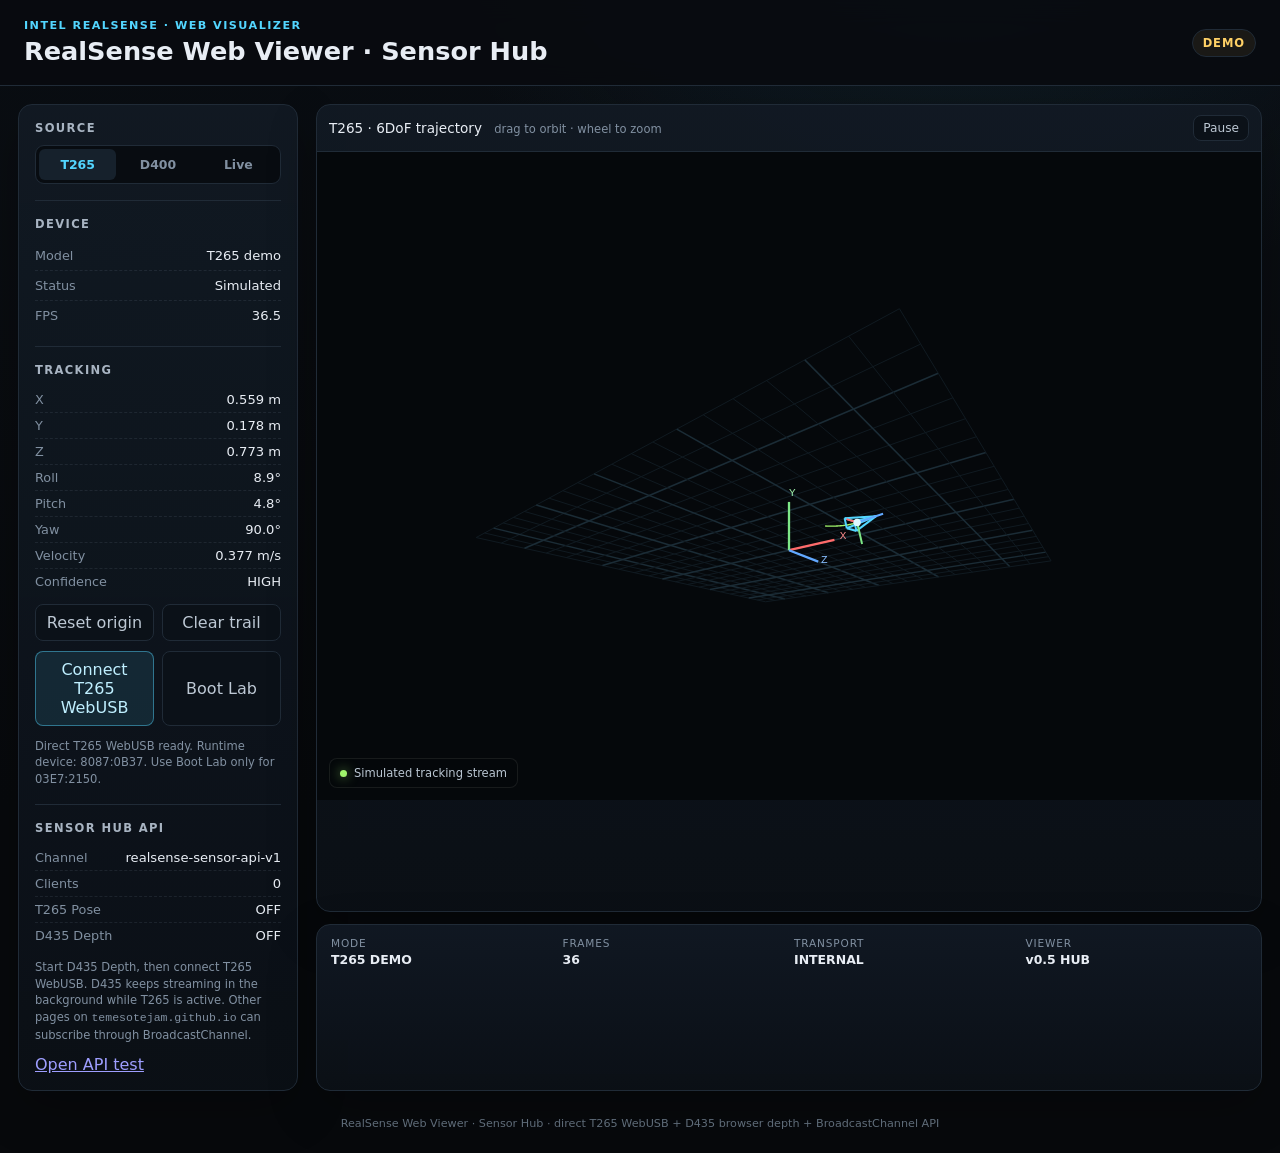
<file: index.html>
<!doctype html>
<html lang="en">
<head>
  <meta charset="utf-8" />
  <meta name="viewport" content="width=device-width, initial-scale=1" />
  <meta name="theme-color" content="#0b0f14" />
  <title>RealSense Web Viewer</title>
  <link rel="stylesheet" href="styles.css" />
</head>
<body>
  <header class="topbar">
    <div>
      <div class="eyebrow">INTEL REALSENSE · WEB VISUALIZER</div>
      <h1>RealSense Web Viewer · Sensor Hub</h1>
    </div>
    <div id="connectionBadge" class="badge badge-demo">DEMO</div>
  </header>

  <main class="layout">
    <aside class="sidebar card">
      <section>
        <h2>Source</h2>
        <div class="segmented" role="group" aria-label="Viewer mode">
          <button class="mode-button active" data-mode="t265">T265</button>
          <button class="mode-button" data-mode="d400">D400</button>
          <button class="mode-button" data-mode="live">Live</button>
        </div>
      </section>

      <section id="devicePanel">
        <h2>Device</h2>
        <dl class="readout-list">
          <div><dt>Model</dt><dd id="deviceModel">T265 demo</dd></div>
          <div><dt>Status</dt><dd id="deviceStatus">Simulated</dd></div>
          <div><dt>FPS</dt><dd id="fpsValue">60.0</dd></div>
        </dl>
      </section>

      <section id="t265Controls">
        <h2>Tracking</h2>
        <dl class="readout-list compact">
          <div><dt>X</dt><dd id="posX">0.000 m</dd></div>
          <div><dt>Y</dt><dd id="posY">0.000 m</dd></div>
          <div><dt>Z</dt><dd id="posZ">0.000 m</dd></div>
          <div><dt>Roll</dt><dd id="rollValue">0.0°</dd></div>
          <div><dt>Pitch</dt><dd id="pitchValue">0.0°</dd></div>
          <div><dt>Yaw</dt><dd id="yawValue">0.0°</dd></div>
          <div><dt>Velocity</dt><dd id="velocityValue">0.000 m/s</dd></div>
          <div><dt>Confidence</dt><dd id="confidenceValue">HIGH</dd></div>
        </dl>
        <div class="button-row">
          <button id="resetOrigin" class="secondary">Reset origin</button>
          <button id="clearTrail" class="secondary">Clear trail</button>
        </div>
        <div class="button-row">
          <button id="connectT265Webusb" class="primary">Connect T265 WebUSB</button>
          <button id="openT265Boot" class="secondary">Boot Lab</button>
        </div>
        <p id="t265WebusbHint" class="hint">Direct T265 WebUSB supports both 03E7:2150 boot mode and 8087:0B37 runtime mode. Boot Lab remains available for diagnostics.</p>
      </section>

      <section id="d400Controls" hidden>
        <h2>Depth</h2>
        <label class="field-label" for="depthRange">Display range <span id="depthRangeLabel">4.0 m</span></label>
        <input id="depthRange" type="range" min="1" max="10" step="0.1" value="4" />
        <dl class="readout-list compact">
          <div><dt>Probe X</dt><dd id="probeX">—</dd></div>
          <div><dt>Probe Y</dt><dd id="probeY">—</dd></div>
          <div><dt>Depth</dt><dd id="probeDepth">—</dd></div>
        </dl>
      </section>

      <section id="liveControls" hidden>
        <h2>Live bridge</h2>
        <label class="field-label" for="bridgeUrl">WebSocket endpoint</label>
        <input id="bridgeUrl" class="text-input" type="text" value="ws://127.0.0.1:8765" spellcheck="false" />
        <button id="connectBridge" class="primary full-width">Connect</button>
        <p id="bridgeHint" class="hint">Native bridge and in-browser T265 WebUSB both feed this same live pose/depth path.</p>
      </section>
      <section id="sensorHubPanel">
        <h2>Sensor Hub API</h2>
        <dl class="readout-list compact">
          <div><dt>Channel</dt><dd id="hubChannel">realsense-sensor-api-v1</dd></div>
          <div><dt>Clients</dt><dd id="hubClients">0</dd></div>
          <div><dt>T265 Pose</dt><dd id="hubT265">OFF</dd></div>
          <div><dt>D435 Depth</dt><dd id="hubDepth">OFF</dd></div>
        </dl>
        <p class="hint">Start D435 Depth, then connect T265 WebUSB. D435 keeps streaming in the background while T265 is active. Other pages on <code>temesotejam.github.io</code> can subscribe through BroadcastChannel.</p>
        <div class="button-row">
          <a class="button secondary" href="./sensor-api-test.html" target="_blank" rel="noopener">Open API test</a>
        </div>
      </section>

    </aside>

    <section class="workspace">
      <div class="card viewer-card">
        <div class="viewer-header">
          <div>
            <span id="viewerTitle">T265 · 6DoF trajectory</span>
            <span id="viewerSubtitle" class="muted">drag to orbit · wheel to zoom</span>
          </div>
          <button id="pauseButton" class="secondary small">Pause</button>
        </div>
        <div class="canvas-shell">
          <canvas id="viewerCanvas"></canvas>
          <div id="canvasOverlay" class="canvas-overlay">
            <span class="dot live-dot"></span>
            <span id="overlayText">Simulated tracking stream</span>
          </div>
        </div>
      </div>

      <div class="card status-card">
        <div>
          <span class="status-label">Mode</span>
          <strong id="statusMode">T265 DEMO</strong>
        </div>
        <div>
          <span class="status-label">Frames</span>
          <strong id="frameCount">0</strong>
        </div>
        <div>
          <span class="status-label">Transport</span>
          <strong id="transportValue">INTERNAL</strong>
        </div>
        <div>
          <span class="status-label">Viewer</span>
          <strong>v0.5 HUB</strong>
        </div>
      </div>
    </section>
  </main>

  <footer>
    RealSense Web Viewer · Sensor Hub · direct T265 WebUSB + D435 browser depth + BroadcastChannel API
  </footer>

  <script src="src/t265-autoboot-relay.js?v=20260925.7"></script>
  <script src="src/t265-direct.js?v=20260925.7"></script>
  <script type="module" src="src/main.js?v=20260925.7"></script>
  <script type="module" src="src/browser-depth.js?v=20260925.7"></script>
  <script type="module" src="src/browser-pointcloud.js?v=20260925.7"></script>
</body>
</html>
</file>
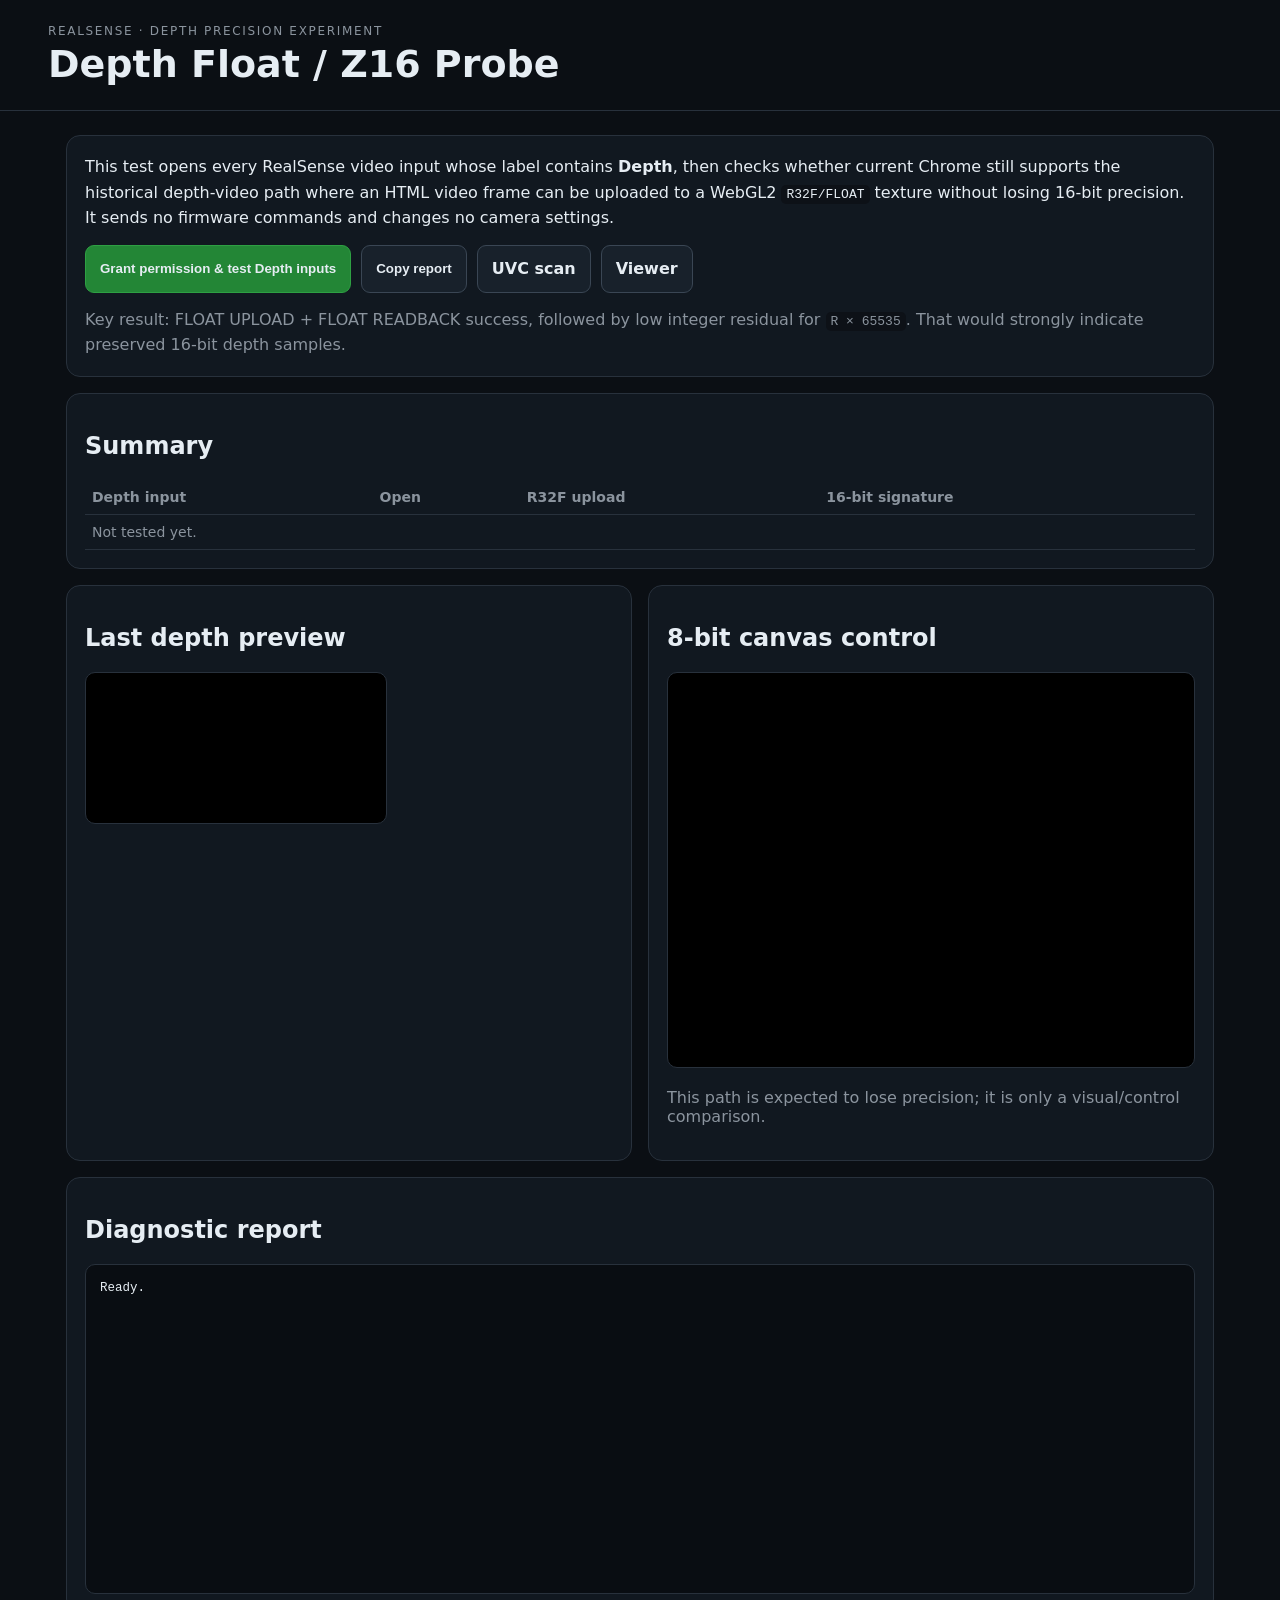
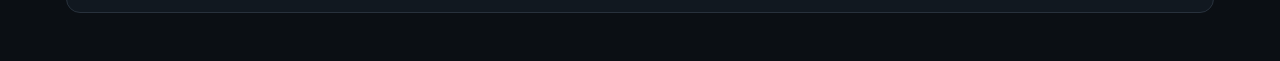
<file: depth-float-probe.html>
<!doctype html>
<html lang="en">
<head>
  <meta charset="utf-8" />
  <meta name="viewport" content="width=device-width, initial-scale=1" />
  <meta name="theme-color" content="#0b0f14" />
  <title>RealSense Depth Float Probe</title>
  <style>
    :root{color-scheme:dark;font-family:Inter,ui-sans-serif,system-ui,-apple-system,BlinkMacSystemFont,"Segoe UI",sans-serif}
    *{box-sizing:border-box}body{margin:0;background:#0b0f14;color:#e6edf3;min-height:100vh}header{padding:24px clamp(16px,4vw,48px);border-bottom:1px solid #28313c}h1{margin:4px 0 0;font-size:clamp(24px,4vw,38px)}.eyebrow{color:#8b949e;letter-spacing:.14em;font-size:12px}main{max-width:1180px;margin:0 auto;padding:24px 16px 48px;display:grid;gap:16px}.card{background:#111820;border:1px solid #28313c;border-radius:14px;padding:18px}.actions{display:flex;flex-wrap:wrap;gap:10px;margin:14px 0}button,a.button{border:1px solid #3a4654;background:#18212b;color:#e6edf3;border-radius:9px;padding:10px 14px;font-weight:650;cursor:pointer;text-decoration:none}button.primary{background:#238636;border-color:#2ea043}button:disabled{opacity:.45;cursor:not-allowed}.muted{color:#8b949e}.ok{color:#3fb950}.warn{color:#d29922}.bad{color:#f85149}pre{margin:0;background:#090d12;border:1px solid #28313c;border-radius:10px;padding:14px;min-height:330px;max-height:64vh;overflow:auto;white-space:pre-wrap;word-break:break-word;font:12.5px/1.55 ui-monospace,SFMono-Regular,Menlo,Consolas,monospace}.note{line-height:1.6}table{width:100%;border-collapse:collapse;font-size:14px}th,td{text-align:left;border-bottom:1px solid #28313c;padding:9px 7px;vertical-align:top}th{color:#8b949e}code{background:#0d1117;padding:2px 5px;border-radius:5px}canvas,video{max-width:100%;background:#000;border:1px solid #28313c;border-radius:10px}.grid{display:grid;grid-template-columns:1fr 1fr;gap:16px}@media(max-width:850px){.grid{grid-template-columns:1fr}}
  </style>
</head>
<body>
<header><div class="eyebrow">REALSENSE · DEPTH PRECISION EXPERIMENT</div><h1>Depth Float / Z16 Probe</h1></header>
<main>
  <section class="card note">
    This test opens every RealSense video input whose label contains <b>Depth</b>, then checks whether current Chrome still supports the historical depth-video path where an HTML video frame can be uploaded to a WebGL2 <code>R32F/FLOAT</code> texture without losing 16-bit precision.
    It sends no firmware commands and changes no camera settings.
    <div class="actions">
      <button id="testBtn" class="primary">Grant permission & test Depth inputs</button>
      <button id="copyBtn">Copy report</button>
      <a class="button" href="./uvc-scan.html">UVC scan</a>
      <a class="button" href="./">Viewer</a>
    </div>
    <div class="muted">Key result: FLOAT UPLOAD + FLOAT READBACK success, followed by low integer residual for <code>R × 65535</code>. That would strongly indicate preserved 16-bit depth samples.</div>
  </section>

  <section class="card">
    <h2>Summary</h2>
    <table><thead><tr><th>Depth input</th><th>Open</th><th>R32F upload</th><th>16-bit signature</th></tr></thead><tbody id="summary"><tr><td colspan="4" class="muted">Not tested yet.</td></tr></tbody></table>
  </section>

  <div class="grid">
    <section class="card"><h2>Last depth preview</h2><video id="preview" autoplay muted playsinline></video></section>
    <section class="card"><h2>8-bit canvas control</h2><canvas id="control" width="640" height="480"></canvas><p class="muted">This path is expected to lose precision; it is only a visual/control comparison.</p></section>
  </div>

  <section class="card"><h2>Diagnostic report</h2><pre id="log">Ready.</pre></section>
</main>
<script>
(() => {
  const testBtn=document.getElementById('testBtn'), copyBtn=document.getElementById('copyBtn');
  const summary=document.getElementById('summary'), logEl=document.getElementById('log');
  const preview=document.getElementById('preview'), control=document.getElementById('control');
  let report='';
  function stamp(){return new Date().toISOString()}
  function reset(){report='';logEl.textContent='';summary.innerHTML=''}
  function log(s=''){report+=s+'\n';logEl.textContent=report;logEl.scrollTop=logEl.scrollHeight}
  function esc(s){return String(s).replace(/[&<>"']/g,c=>({'&':'&amp;','<':'&lt;','>':'&gt;','"':'&quot;',"'":'&#39;'}[c]))}
  function glErrorName(gl,e){const m={0:'NO_ERROR',1280:'INVALID_ENUM',1281:'INVALID_VALUE',1282:'INVALID_OPERATION',1285:'OUT_OF_MEMORY',1286:'INVALID_FRAMEBUFFER_OPERATION'};return m[e]||`0x${e.toString(16)}`}
  function waitVideo(video){return new Promise((resolve,reject)=>{if(video.readyState>=2&&video.videoWidth)return resolve();const to=setTimeout(()=>reject(new Error('Timed out waiting for video frame')),5000);video.onloadeddata=()=>{clearTimeout(to);resolve()};video.onerror=()=>{clearTimeout(to);reject(new Error('Video element error'))}})}
  function statsFloat(buf){let nonzero=0,min=Infinity,max=-Infinity,sum=0,resSum=0,resMax=0,n=0;for(let i=0;i<buf.length;i++){const v=buf[i];if(!Number.isFinite(v))continue;n++;if(v!==0)nonzero++;if(v<min)min=v;if(v>max)max=v;sum+=v;const x=v*65535;const r=Math.abs(x-Math.round(x));resSum+=r;if(r>resMax)resMax=r}return {n,nonzero,min,max,mean:n?sum/n:NaN,integerResidualMean:n?resSum/n:NaN,integerResidualMax:resMax}}
  function sampleList(buf,w,h){const pts=[[w>>1,h>>1],[w>>2,h>>1],[3*w>>2>>1,h>>1],[w>>1,h>>2],[w>>1,3*h>>2>>1]];return pts.map(([x,y])=>{const v=buf[y*w+x];return {x,y,r:v,z16:Math.round(v*65535),residual:Math.abs(v*65535-Math.round(v*65535))}})}
  function addRow(label,opened,floatState,signature){const tr=document.createElement('tr');tr.innerHTML=`<td>${esc(label)}</td><td class="${opened?'ok':'bad'}">${opened?'OPEN':'FAILED'}</td><td class="${floatState==='SUCCESS'?'ok':'bad'}">${esc(floatState)}</td><td class="${signature==='LIKELY_Z16'?'ok':'warn'}">${esc(signature)}</td>`;summary.appendChild(tr)}

  function tryFloatReadback(video){
    const w=video.videoWidth,h=video.videoHeight;
    const canvas=document.createElement('canvas');canvas.width=w;canvas.height=h;
    const gl=canvas.getContext('webgl2',{premultipliedAlpha:false,preserveDrawingBuffer:true});
    if(!gl)return {ok:false,reason:'WebGL2 unavailable'};
    const ext=gl.getExtension('EXT_color_buffer_float');
    if(!ext)return {ok:false,reason:'EXT_color_buffer_float unavailable'};
    const tex=gl.createTexture();gl.bindTexture(gl.TEXTURE_2D,tex);gl.texParameteri(gl.TEXTURE_2D,gl.TEXTURE_MIN_FILTER,gl.NEAREST);gl.texParameteri(gl.TEXTURE_2D,gl.TEXTURE_MAG_FILTER,gl.NEAREST);gl.texParameteri(gl.TEXTURE_2D,gl.TEXTURE_WRAP_S,gl.CLAMP_TO_EDGE);gl.texParameteri(gl.TEXTURE_2D,gl.TEXTURE_WRAP_T,gl.CLAMP_TO_EDGE);
    while(gl.getError()!==gl.NO_ERROR){}
    let thrown=null;try{gl.texImage2D(gl.TEXTURE_2D,0,gl.R32F,gl.RED,gl.FLOAT,video)}catch(e){thrown=e}
    const uploadErr=gl.getError();
    if(thrown||uploadErr!==gl.NO_ERROR)return {ok:false,reason:thrown?`${thrown.name}: ${thrown.message}`:`texImage2D ${glErrorName(gl,uploadErr)}`};
    const fb=gl.createFramebuffer();gl.bindFramebuffer(gl.FRAMEBUFFER,fb);gl.framebufferTexture2D(gl.FRAMEBUFFER,gl.COLOR_ATTACHMENT0,gl.TEXTURE_2D,tex,0);const fbStatus=gl.checkFramebufferStatus(gl.FRAMEBUFFER);if(fbStatus!==gl.FRAMEBUFFER_COMPLETE)return {ok:false,reason:`Framebuffer incomplete: 0x${fbStatus.toString(16)}`};
    const buf=new Float32Array(w*h);while(gl.getError()!==gl.NO_ERROR){};gl.readPixels(0,0,w,h,gl.RED,gl.FLOAT,buf);const readErr=gl.getError();if(readErr!==gl.NO_ERROR)return {ok:false,reason:`readPixels ${glErrorName(gl,readErr)}`};
    const stats=statsFloat(buf),samples=sampleList(buf,w,h);const likely=stats.nonzero>100 && stats.min>=0 && stats.max<=1.0001 && stats.integerResidualMean<0.02;
    return {ok:true,w,h,stats,samples,likely};
  }

  async function test(){
    reset();testBtn.disabled=true;log(`[${stamp()}] RealSense Depth Float / Z16 Probe`);log(`Browser: ${navigator.userAgent}`);log(`Secure context: ${window.isSecureContext}`);log('');
    let seed=null,lastStream=null;
    try{
      seed=await navigator.mediaDevices.getUserMedia({video:true,audio:false});seed.getTracks().forEach(t=>t.stop());seed=null;
      const inputs=(await navigator.mediaDevices.enumerateDevices()).filter(d=>d.kind==='videoinput'&&/realsense/i.test(d.label)&&/depth/i.test(d.label));
      log(`Depth-labeled RealSense inputs: ${inputs.length}`);inputs.forEach((d,i)=>log(`  [${i}] ${d.label}`));
      if(!inputs.length){summary.innerHTML='<tr><td colspan="4" class="bad">No Depth-labeled RealSense inputs.</td></tr>';return}
      for(const d of inputs){
        if(lastStream){lastStream.getTracks().forEach(t=>t.stop());lastStream=null}
        log('');log(`--- ${d.label} ---`);
        let stream=null;
        try{
          stream=await navigator.mediaDevices.getUserMedia({video:{deviceId:{exact:d.deviceId}},audio:false});lastStream=stream;preview.srcObject=stream;await waitVideo(preview);
          const track=stream.getVideoTracks()[0],settings=track.getSettings();log(`OPEN: success ${settings.width}x${settings.height} @ ${settings.frameRate} fps`);log(`Track label: ${track.label}`);
          const c2=control.getContext('2d',{willReadFrequently:true});control.width=preview.videoWidth;control.height=preview.videoHeight;c2.drawImage(preview,0,0,control.width,control.height);const p=c2.getImageData(control.width>>1,control.height>>1,1,1).data;log(`8-bit canvas center RGBA: [${p[0]}, ${p[1]}, ${p[2]}, ${p[3]}]`);
          const r=tryFloatReadback(preview);
          if(!r.ok){log(`R32F FLOAT PATH: FAILED — ${r.reason}`);addRow(d.label,true,'FAILED','NOT_PROVEN');continue}
          log('R32F FLOAT PATH: SUCCESS');log(`Float stats: ${JSON.stringify(r.stats,null,2)}`);log(`Samples (R, round(R*65535), residual): ${JSON.stringify(r.samples,null,2)}`);
          if(r.likely){log('SIGNATURE: LIKELY_Z16 — float values are in [0,1] and R*65535 is very close to integer values.');addRow(d.label,true,'SUCCESS','LIKELY_Z16')}
          else{log('SIGNATURE: FLOAT_AVAILABLE_BUT_NOT_Z16_CONFIRMED');addRow(d.label,true,'SUCCESS','NOT_CONFIRMED')}
        }catch(e){log(`OPEN/TEST FAILED: ${e.name}: ${e.message}`);addRow(d.label,false,'FAILED','NOT_PROVEN');if(stream)stream.getTracks().forEach(t=>t.stop())}
      }
      log('');log('Interpretation: LIKELY_Z16 means the browser appears to preserve full 16-bit depth samples through the legacy float-video path. Metric distance still requires the camera depth-unit scale; do not assume a scale for calibrated measurements until it is verified for the device/configuration.');
    }catch(e){log(`TEST FAILED: ${e.name}: ${e.message}`);summary.innerHTML=`<tr><td colspan="4" class="bad">${esc(e.name+': '+e.message)}</td></tr>`}
    finally{testBtn.disabled=false}
  }
  testBtn.addEventListener('click',test);
  copyBtn.addEventListener('click',async()=>{try{await navigator.clipboard.writeText(report);copyBtn.textContent='Copied';setTimeout(()=>copyBtn.textContent='Copy report',1000)}catch{copyBtn.textContent='Copy failed';setTimeout(()=>copyBtn.textContent='Copy report',1000)}});
  addEventListener('beforeunload',()=>{if(preview.srcObject)preview.srcObject.getTracks().forEach(t=>t.stop())});
})();
</script>
</body>
</html>
</file>
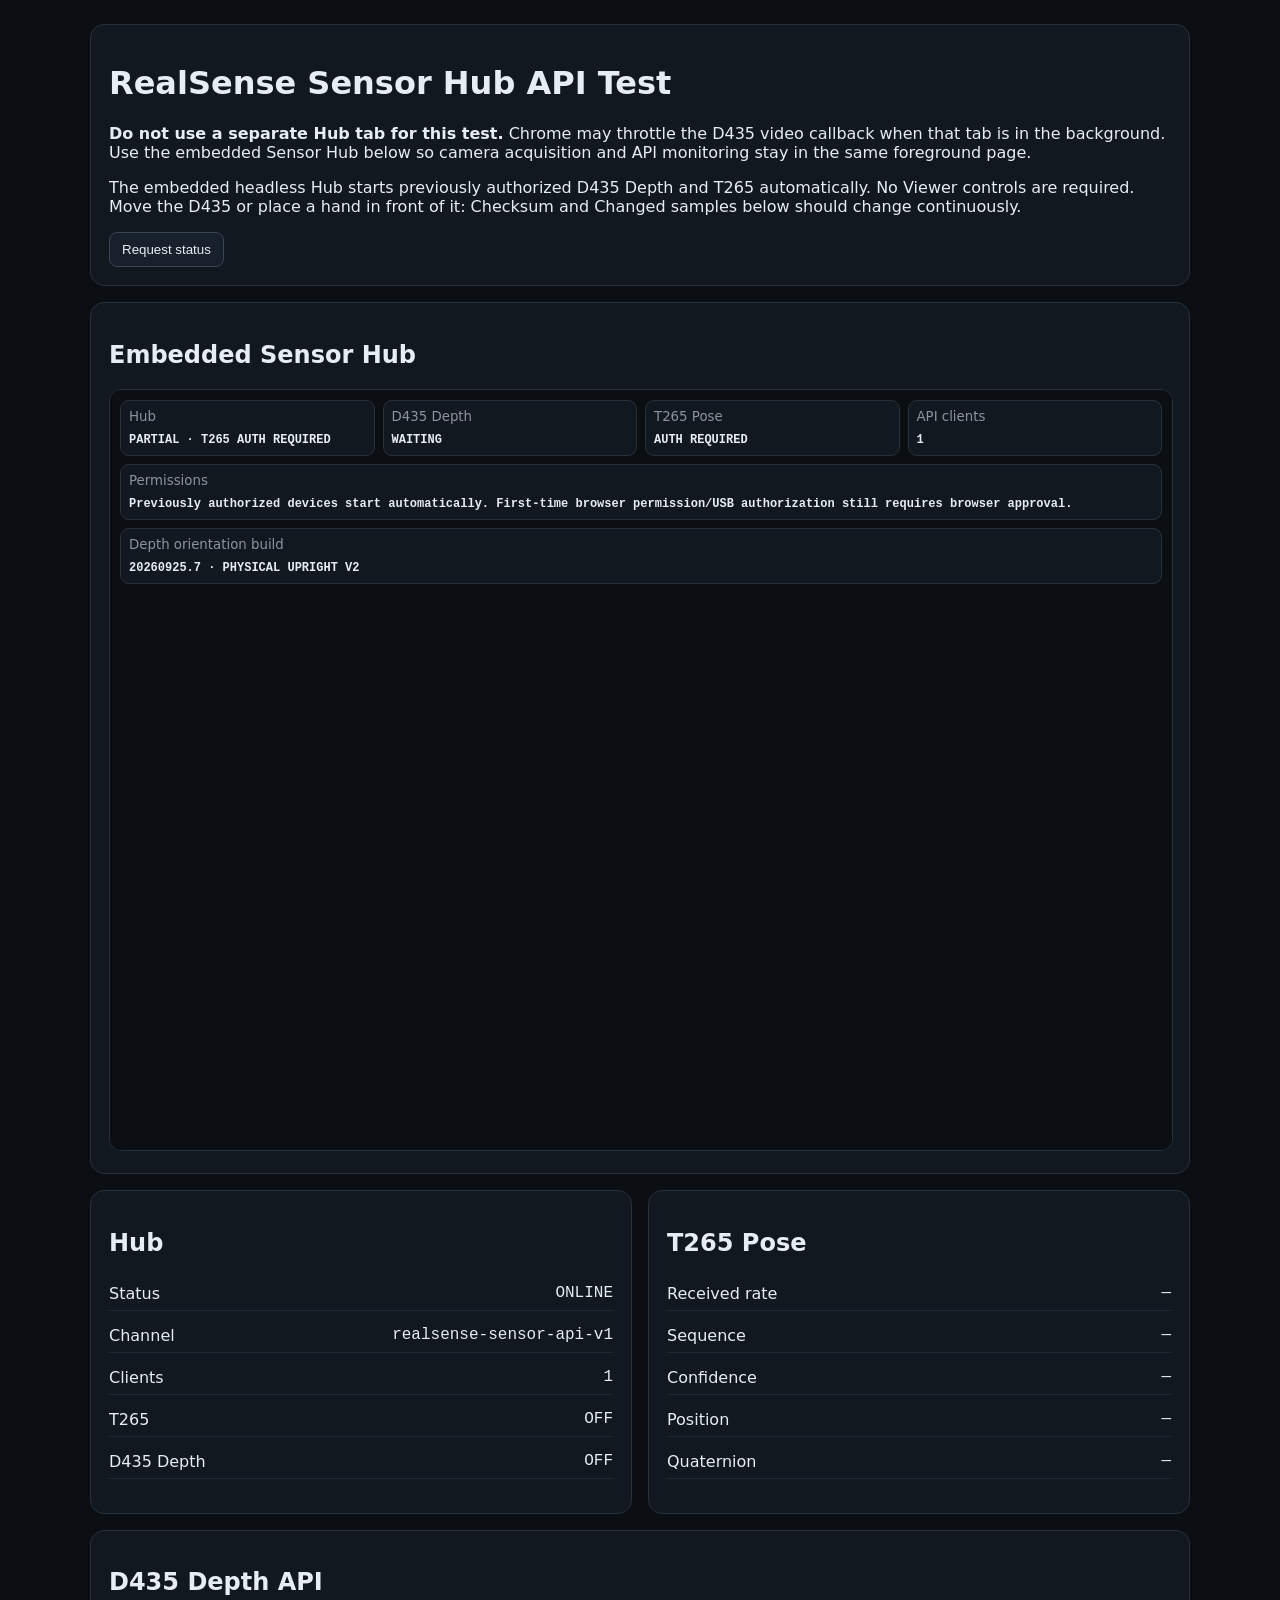
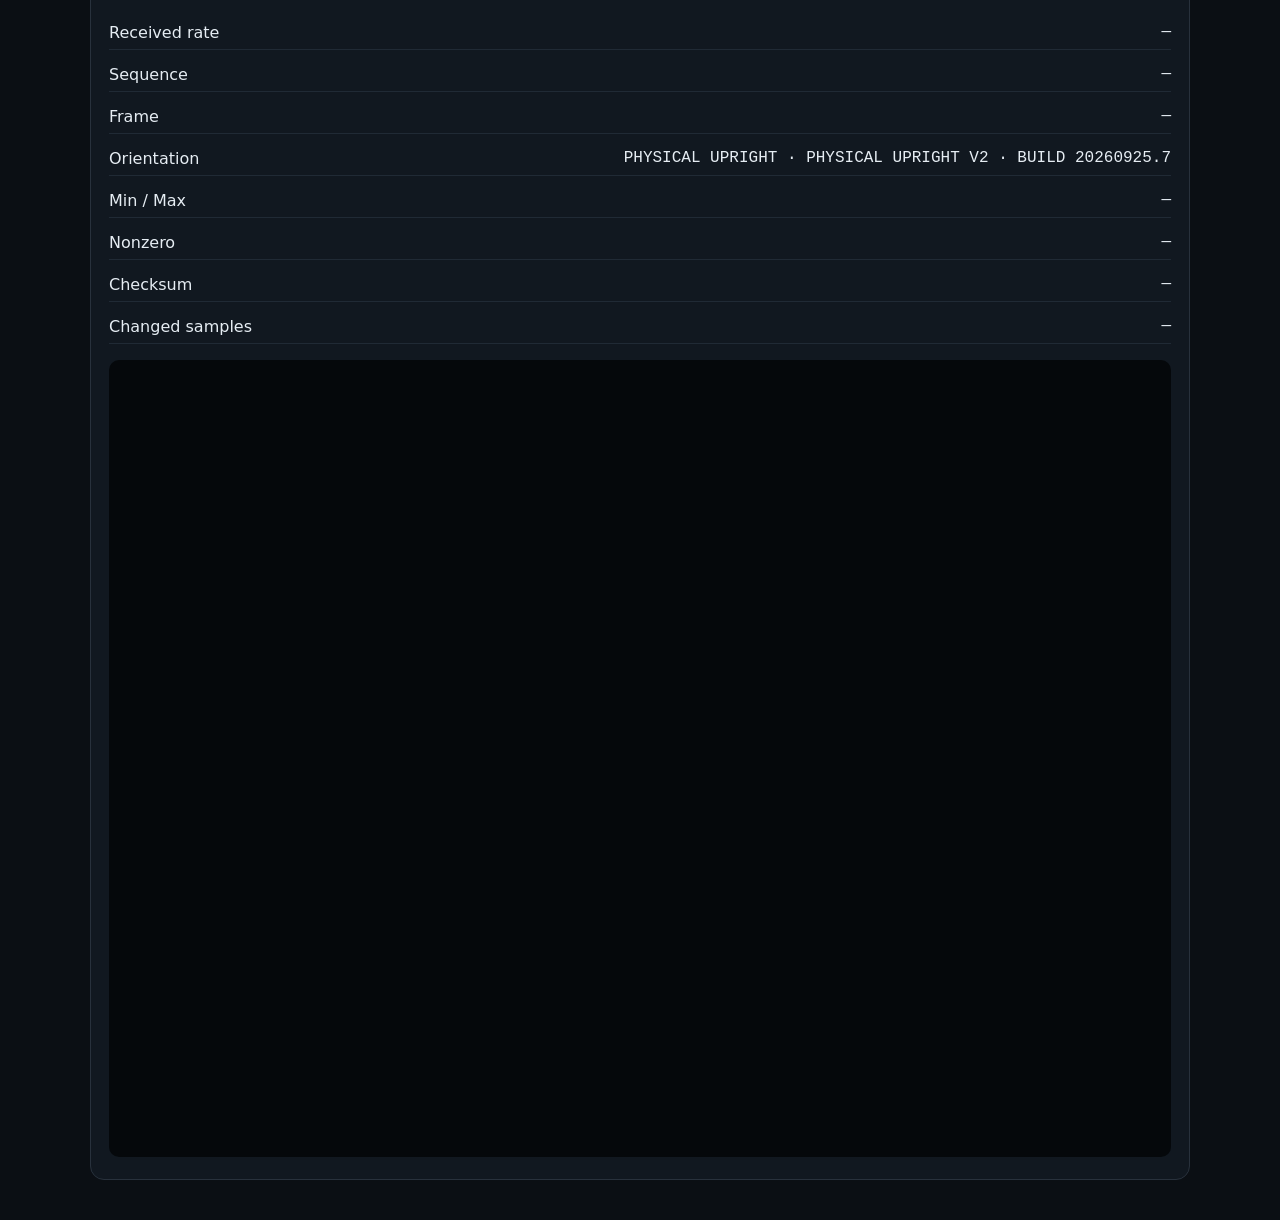
<file: sensor-api-test.html>
<!doctype html>
<html lang="en">
<head>
<meta charset="utf-8">
<meta name="viewport" content="width=device-width,initial-scale=1">
<title>RealSense Sensor Hub API Test</title>
<style>
:root{color-scheme:dark;font-family:Inter,system-ui,sans-serif}body{margin:0;background:#0b0f14;color:#e6edf3}main{max-width:1100px;margin:auto;padding:24px}.card{background:#111820;border:1px solid #28313c;border-radius:14px;padding:18px;margin-bottom:16px}.hub-frame{width:100%;height:760px;border:1px solid #28313c;border-radius:12px;background:#0b0f14}.grid{display:grid;grid-template-columns:repeat(2,minmax(0,1fr));gap:16px}dl{display:grid;gap:8px}dl div{display:flex;justify-content:space-between;border-bottom:1px solid #202a35;padding:7px 0}dd{margin:0;font-family:ui-monospace,monospace;text-align:right}canvas{width:100%;image-rendering:pixelated;background:#05080b;border-radius:10px}button,a{background:#18212b;color:#e6edf3;border:1px solid #3a4654;border-radius:8px;padding:9px 12px;text-decoration:none}code{font-family:ui-monospace,monospace}@media(max-width:760px){.grid{grid-template-columns:1fr}}
</style>
</head>
<body><main>
<div class="card"><h1>RealSense Sensor Hub API Test</h1>
<p><strong>Do not use a separate Hub tab for this test.</strong> Chrome may throttle the D435 video callback when that tab is in the background. Use the embedded Sensor Hub below so camera acquisition and API monitoring stay in the same foreground page.</p>
<p>The embedded headless Hub starts previously authorized D435 Depth and T265 automatically. No Viewer controls are required. Move the D435 or place a hand in front of it: Checksum and Changed samples below should change continuously.</p>
<button id="refresh">Request status</button></div>
<section class="card"><h2>Embedded Sensor Hub</h2>
<iframe id="hubFrame" class="hub-frame" src="./sensor-hub.html?v=20260925.7" allow="camera; usb" title="Embedded RealSense Sensor Hub"></iframe>
</section>
<div class="grid">
<section class="card"><h2>Hub</h2><dl>
<div><dt>Status</dt><dd id="hubStatus">WAITING</dd></div>
<div><dt>Channel</dt><dd id="channel">—</dd></div>
<div><dt>Clients</dt><dd id="clients">0</dd></div>
<div><dt>T265</dt><dd id="t265Status">OFF</dd></div>
<div><dt>D435 Depth</dt><dd id="depthStatus">OFF</dd></div>
</dl></section>
<section class="card"><h2>T265 Pose</h2><dl>
<div><dt>Received rate</dt><dd id="poseRate">—</dd></div>
<div><dt>Sequence</dt><dd id="poseSeq">—</dd></div>
<div><dt>Confidence</dt><dd id="confidence">—</dd></div>
<div><dt>Position</dt><dd id="position">—</dd></div>
<div><dt>Quaternion</dt><dd id="quaternion">—</dd></div>
</dl></section>
</div>
<section class="card"><h2>D435 Depth API</h2><dl>
<div><dt>Received rate</dt><dd id="depthRate">—</dd></div>
<div><dt>Sequence</dt><dd id="depthSeq">—</dd></div>
<div><dt>Frame</dt><dd id="depthShape">—</dd></div>
<div><dt>Orientation</dt><dd>PHYSICAL UPRIGHT · PHYSICAL UPRIGHT V2 · BUILD 20260925.7</dd></div>
<div><dt>Min / Max</dt><dd id="depthMinMax">—</dd></div>
<div><dt>Nonzero</dt><dd id="depthNonzero">—</dd></div>
<div><dt>Checksum</dt><dd id="depthChecksum">—</dd></div>
<div><dt>Changed samples</dt><dd id="depthChanged">—</dd></div>
</dl><canvas id="depthCanvas" width="320" height="240"></canvas></section>
</main><script type="module" src="src/sensor-api-test.js?v=20260925.7"></script></body></html>
</file>
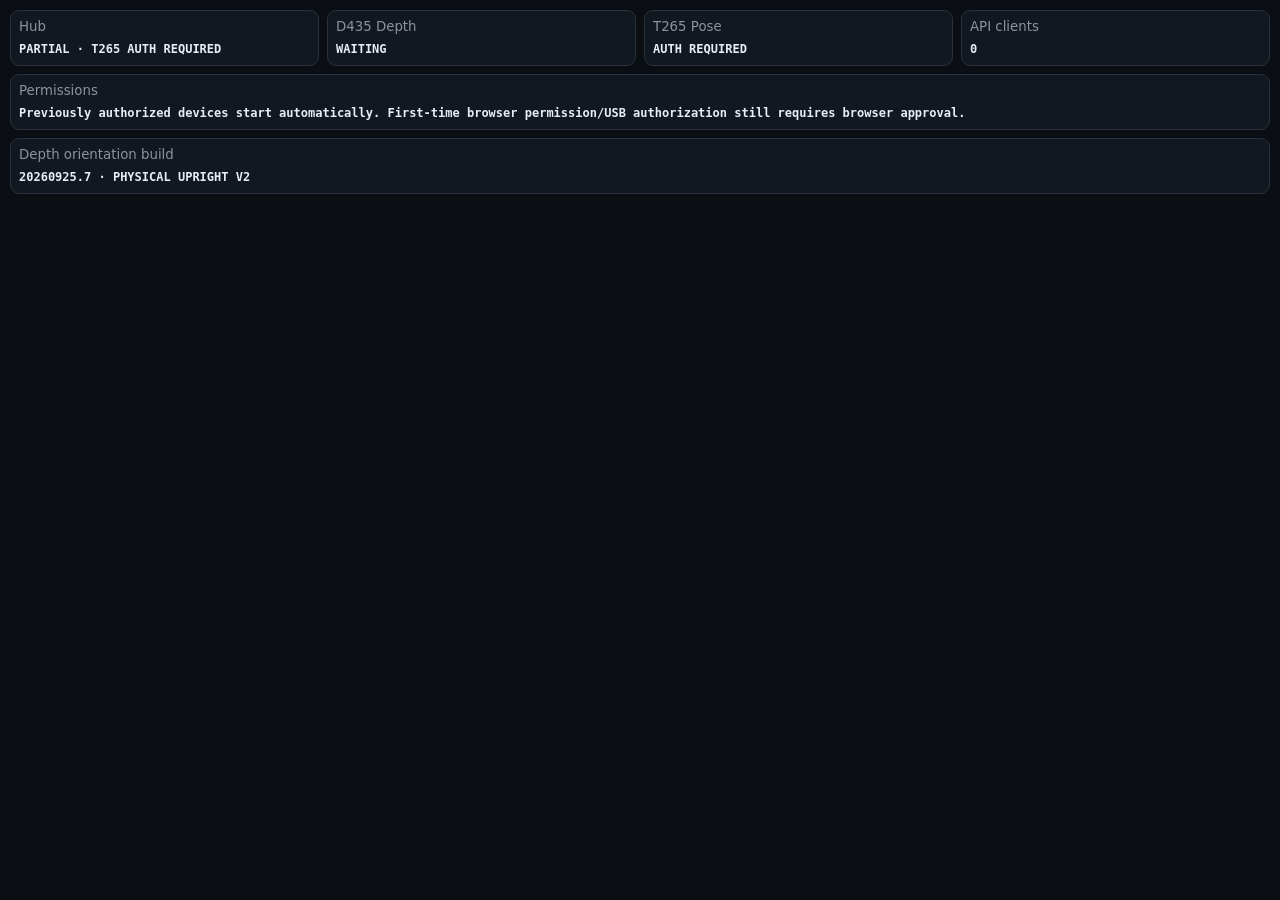
<file: sensor-hub.html>
<!doctype html>
<html lang="en">
<head>
<meta charset="utf-8">
<meta name="viewport" content="width=device-width,initial-scale=1">
<meta name="theme-color" content="#0b0f14">
<title>RealSense Sensor Hub</title>
<style>
:root{color-scheme:dark;font-family:Inter,system-ui,sans-serif}
*{box-sizing:border-box}
body{margin:0;background:#0b0f14;color:#e6edf3}
main{padding:10px;display:grid;gap:8px}
.status{display:grid;grid-template-columns:repeat(4,minmax(0,1fr));gap:8px}
.cell{border:1px solid #28313c;background:#111820;border-radius:9px;padding:8px}
.cell small{display:block;color:#8b949e;margin-bottom:4px}.cell strong{font:600 12px ui-monospace,monospace}
[data-kind="error"]{color:#f85149}
#headlessSupport{position:absolute;left:-10000px;top:-10000px;width:640px;height:480px;overflow:hidden}
#viewerCanvas{width:640px;height:480px}.canvas-shell{position:relative;width:640px;height:480px}
#d400Controls,#t265Controls,#liveControls{display:block}
@media(max-width:700px){.status{grid-template-columns:1fr 1fr}}
</style>
</head>
<body>
<main>
  <div class="status">
    <div class="cell"><small>Hub</small><strong id="hubState">STARTING</strong></div>
    <div class="cell"><small>D435 Depth</small><strong id="depthState">STARTING</strong></div>
    <div class="cell"><small>T265 Pose</small><strong id="t265State">STARTING</strong></div>
    <div class="cell"><small>API clients</small><strong id="clientCount">0</strong></div>
  </div>
  <div id="permissionNote" class="cell"><small>Permissions</small><strong>Previously authorized devices start automatically. First-time browser permission/USB authorization still requires browser approval.</strong></div>
  <div class="cell"><small>Depth orientation build</small><strong>20260925.7 · PHYSICAL UPRIGHT V2</strong></div>
</main>

<div id="headlessSupport" aria-hidden="true">
  <div id="connectionBadge"></div>
  <div id="deviceModel"></div><div id="deviceStatus"></div>
  <div id="viewerTitle"></div><div id="viewerSubtitle"></div><div id="overlayText"></div>
  <div id="statusMode"></div><div id="transportValue"></div>
  <button id="pauseButton">Pause</button>

  <section id="d400Controls">
    <input id="depthRange" type="range" min="1" max="10" step="0.1" value="4">
    <span id="depthRangeLabel">4.0 m</span>
    <dl class="readout-list">
      <div><dt>X</dt><dd id="probeX">—</dd></div>
      <div><dt>Y</dt><dd id="probeY">—</dd></div>
      <div><dt>Depth</dt><dd id="probeDepth">—</dd></div>
    </dl>
  </section>

  <section id="t265Controls">
    <button id="connectT265Webusb">Connect T265</button>
    <button id="openT265Boot">Boot</button>
    <p id="t265WebusbHint"></p>
  </section>
  <section id="liveControls">
    <input id="bridgeUrl" value="">
    <button id="connectBridge">Connect</button>
    <p id="bridgeHint"></p>
  </section>

  <div class="canvas-shell">
    <canvas id="viewerCanvas" width="640" height="480"></canvas>
    <div id="canvasOverlay"></div>
  </div>
</div>

<script src="src/t265-autoboot-relay.js?v=20260925.7"></script>
<script src="src/t265-direct.js?v=20260925.7"></script>
<script type="module" src="src/realsense-sensor-api.js?v=20260925.7"></script>
<script type="module" src="src/browser-depth.js?v=20260925.7"></script>
<script type="module" src="src/sensor-hub-auto.js?v=20260925.7"></script>
</body>
</html>
</file>
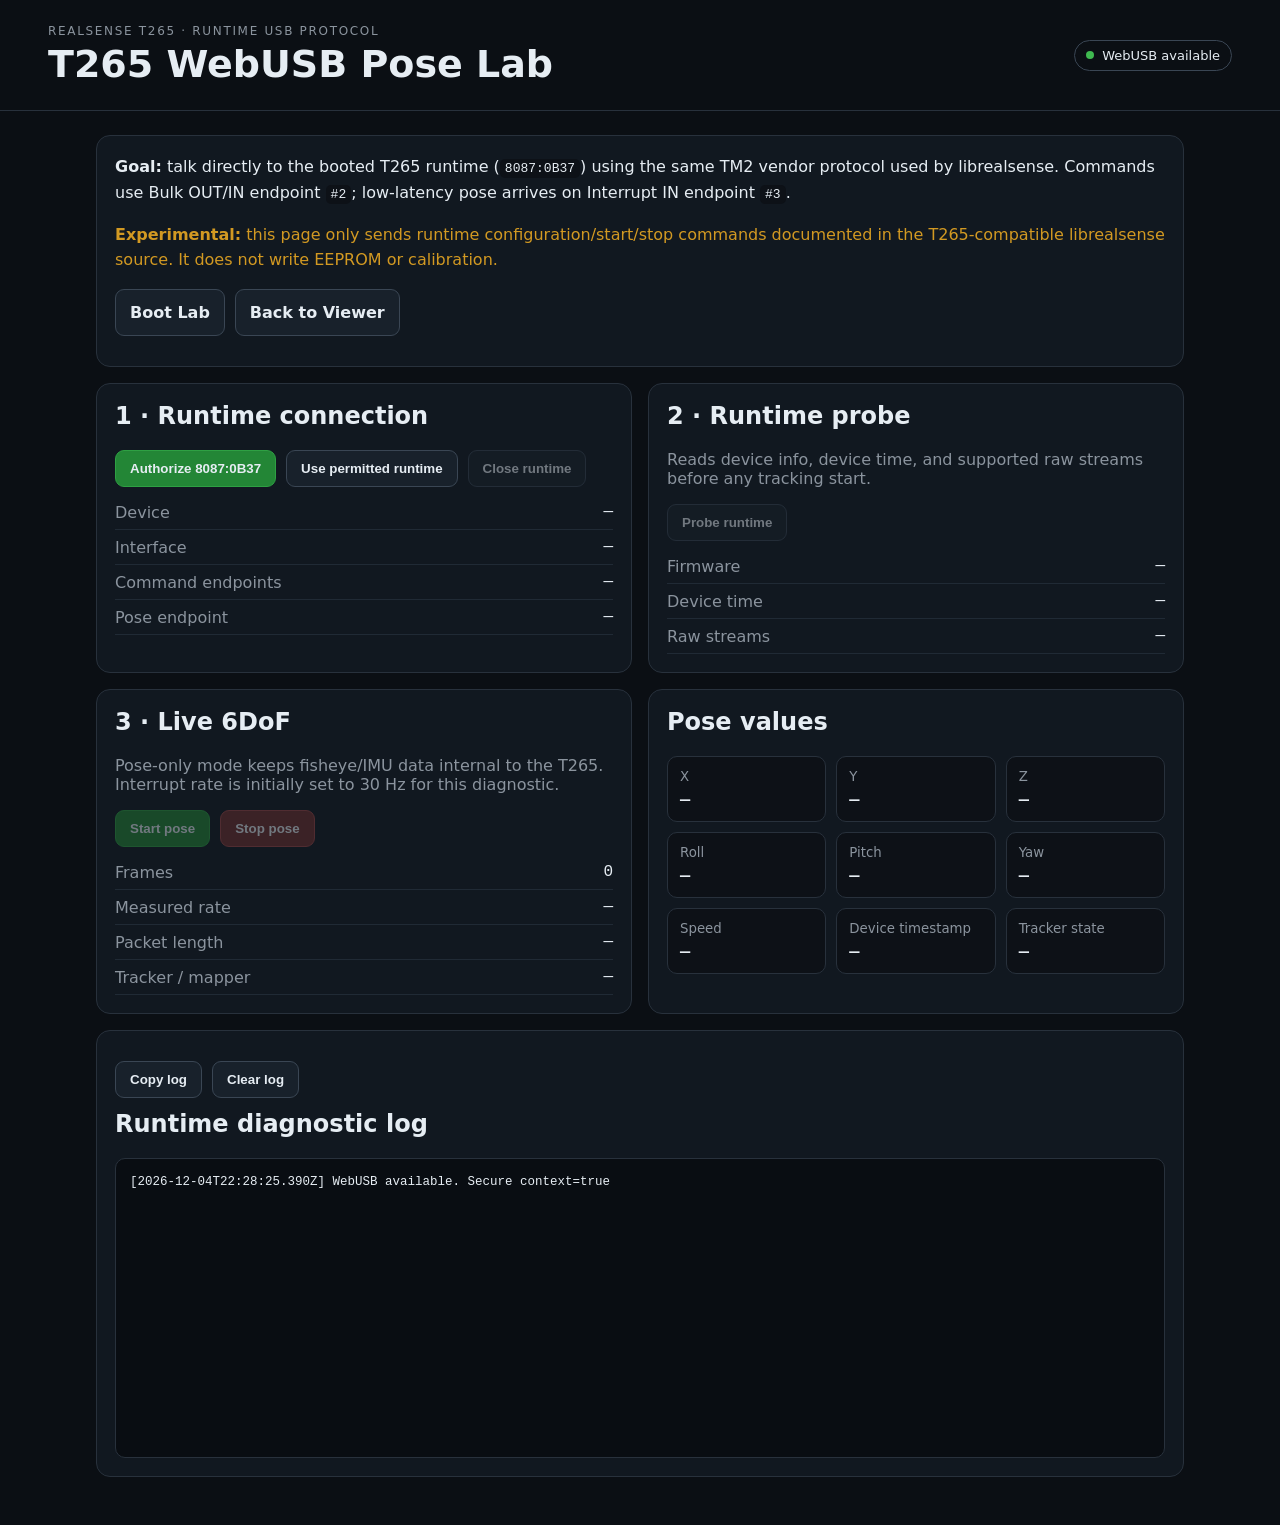
<file: t265-pose.html>
<!doctype html>
<html lang="en">
<head>
  <meta charset="utf-8" />
  <meta name="viewport" content="width=device-width, initial-scale=1" />
  <meta name="theme-color" content="#0b0f14" />
  <title>T265 WebUSB Pose Lab</title>
  <style>
    :root { color-scheme: dark; font-family: Inter, ui-sans-serif, system-ui, -apple-system, BlinkMacSystemFont, "Segoe UI", sans-serif; }
    * { box-sizing: border-box; }
    body { margin:0; min-height:100vh; background:#0b0f14; color:#e6edf3; }
    header { padding:24px clamp(16px,4vw,48px); border-bottom:1px solid #28313c; display:flex; justify-content:space-between; gap:16px; align-items:center; }
    h1 { margin:4px 0 0; font-size:clamp(24px,4vw,38px); }
    h2 { margin-top:0; }
    .eyebrow { color:#8b949e; letter-spacing:.14em; font-size:12px; }
    main { max-width:1120px; margin:0 auto; padding:24px 16px 48px; display:grid; gap:16px; }
    .card { background:#111820; border:1px solid #28313c; border-radius:14px; padding:18px; }
    .grid { display:grid; grid-template-columns:repeat(2,minmax(0,1fr)); gap:16px; }
    .actions { display:flex; flex-wrap:wrap; gap:10px; margin:12px 0; }
    button, a.button { appearance:none; border:1px solid #3a4654; background:#18212b; color:#e6edf3; border-radius:9px; padding:10px 14px; font-weight:650; cursor:pointer; text-decoration:none; }
    button.primary { background:#238636; border-color:#2ea043; }
    button.danger { background:#6e2f2f; border-color:#9d4646; }
    button:disabled { opacity:.45; cursor:not-allowed; }
    .status { display:inline-flex; align-items:center; gap:8px; border:1px solid #3a4654; border-radius:999px; padding:7px 11px; font-size:13px; }
    .dot { width:8px; height:8px; border-radius:50%; background:#8b949e; }
    .ok .dot { background:#3fb950; }
    .bad .dot { background:#f85149; }
    .warn .dot { background:#d29922; }
    .muted { color:#8b949e; }
    .good { color:#3fb950; }
    .warning { color:#d29922; }
    code { background:#0d1117; padding:2px 5px; border-radius:5px; }
    dl { display:grid; gap:8px; margin-bottom:0; }
    dl div { display:flex; justify-content:space-between; gap:16px; border-bottom:1px solid #202a35; padding-bottom:7px; }
    dt { color:#8b949e; }
    dd { margin:0; text-align:right; font-family:ui-monospace,monospace; }
    .pose-grid { display:grid; grid-template-columns:repeat(3,minmax(0,1fr)); gap:10px; }
    .pose-value { background:#0d1117; border:1px solid #28313c; border-radius:10px; padding:12px; }
    .pose-value small { display:block; color:#8b949e; margin-bottom:5px; }
    .pose-value strong { font:600 17px ui-monospace,SFMono-Regular,Menlo,Consolas,monospace; }
    pre { margin:0; background:#090d12; border:1px solid #28313c; border-radius:10px; padding:14px; min-height:300px; max-height:58vh; overflow:auto; white-space:pre-wrap; word-break:break-word; font:12.5px/1.55 ui-monospace,SFMono-Regular,Menlo,Consolas,monospace; }
    .note { line-height:1.6; }
    @media(max-width:780px){ .grid{grid-template-columns:1fr} .pose-grid{grid-template-columns:repeat(2,minmax(0,1fr))} header{align-items:flex-start; flex-direction:column} }
  </style>
</head>
<body>
<header>
  <div>
    <div class="eyebrow">REALSENSE T265 · RUNTIME USB PROTOCOL</div>
    <h1>T265 WebUSB Pose Lab</h1>
  </div>
  <div id="apiStatus" class="status"><span class="dot"></span><span>Checking WebUSB…</span></div>
</header>
<main>
  <section class="card note">
    <strong>Goal:</strong> talk directly to the booted T265 runtime (<code>8087:0B37</code>) using the same TM2 vendor protocol used by librealsense. Commands use Bulk OUT/IN endpoint <code>#2</code>; low-latency pose arrives on Interrupt IN endpoint <code>#3</code>.
    <p class="warning"><strong>Experimental:</strong> this page only sends runtime configuration/start/stop commands documented in the T265-compatible librealsense source. It does not write EEPROM or calibration.</p>
    <div class="actions"><a class="button" href="./t265-webusb.html">Boot Lab</a><a class="button" href="./">Back to Viewer</a></div>
  </section>

  <div class="grid">
    <section class="card">
      <h2>1 · Runtime connection</h2>
      <div class="actions">
        <button id="authorizeRuntime" class="primary">Authorize 8087:0B37</button>
        <button id="usePermittedRuntime">Use permitted runtime</button>
        <button id="closeRuntime">Close runtime</button>
      </div>
      <dl>
        <div><dt>Device</dt><dd id="runtimeDevice">—</dd></div>
        <div><dt>Interface</dt><dd id="runtimeInterface">—</dd></div>
        <div><dt>Command endpoints</dt><dd id="commandEndpoints">—</dd></div>
        <div><dt>Pose endpoint</dt><dd id="poseEndpoint">—</dd></div>
      </dl>
    </section>

    <section class="card">
      <h2>2 · Runtime probe</h2>
      <p class="muted">Reads device info, device time, and supported raw streams before any tracking start.</p>
      <div class="actions"><button id="probeRuntime" disabled>Probe runtime</button></div>
      <dl>
        <div><dt>Firmware</dt><dd id="firmwareVersion">—</dd></div>
        <div><dt>Device time</dt><dd id="deviceTime">—</dd></div>
        <div><dt>Raw streams</dt><dd id="rawStreams">—</dd></div>
      </dl>
    </section>

    <section class="card">
      <h2>3 · Live 6DoF</h2>
      <p class="muted">Pose-only mode keeps fisheye/IMU data internal to the T265. Interrupt rate is initially set to 30 Hz for this diagnostic.</p>
      <div class="actions">
        <button id="startPose" class="primary" disabled>Start pose</button>
        <button id="stopPose" class="danger" disabled>Stop pose</button>
      </div>
      <dl>
        <div><dt>Frames</dt><dd id="poseFrames">0</dd></div>
        <div><dt>Measured rate</dt><dd id="poseRate">—</dd></div>
        <div><dt>Packet length</dt><dd id="posePacketLength">—</dd></div>
        <div><dt>Tracker / mapper</dt><dd id="poseConfidence">—</dd></div>
      </dl>
    </section>

    <section class="card">
      <h2>Pose values</h2>
      <div class="pose-grid">
        <div class="pose-value"><small>X</small><strong id="poseX">—</strong></div>
        <div class="pose-value"><small>Y</small><strong id="poseY">—</strong></div>
        <div class="pose-value"><small>Z</small><strong id="poseZ">—</strong></div>
        <div class="pose-value"><small>Roll</small><strong id="poseRoll">—</strong></div>
        <div class="pose-value"><small>Pitch</small><strong id="posePitch">—</strong></div>
        <div class="pose-value"><small>Yaw</small><strong id="poseYaw">—</strong></div>
        <div class="pose-value"><small>Speed</small><strong id="poseSpeed">—</strong></div>
        <div class="pose-value"><small>Device timestamp</small><strong id="poseTimestamp">—</strong></div>
        <div class="pose-value"><small>Tracker state</small><strong id="poseTrackerState">—</strong></div>
      </div>
    </section>
  </div>

  <section class="card">
    <div class="actions"><button id="copyLog">Copy log</button><button id="clearLog">Clear log</button></div>
    <h2>Runtime diagnostic log</h2>
    <pre id="log">Ready.</pre>
  </section>
</main>
<script src="src/t265-pose-rawfix.js"></script>
<script type="module" src="src/t265-pose.js"></script>
</body>
</html>
</file>
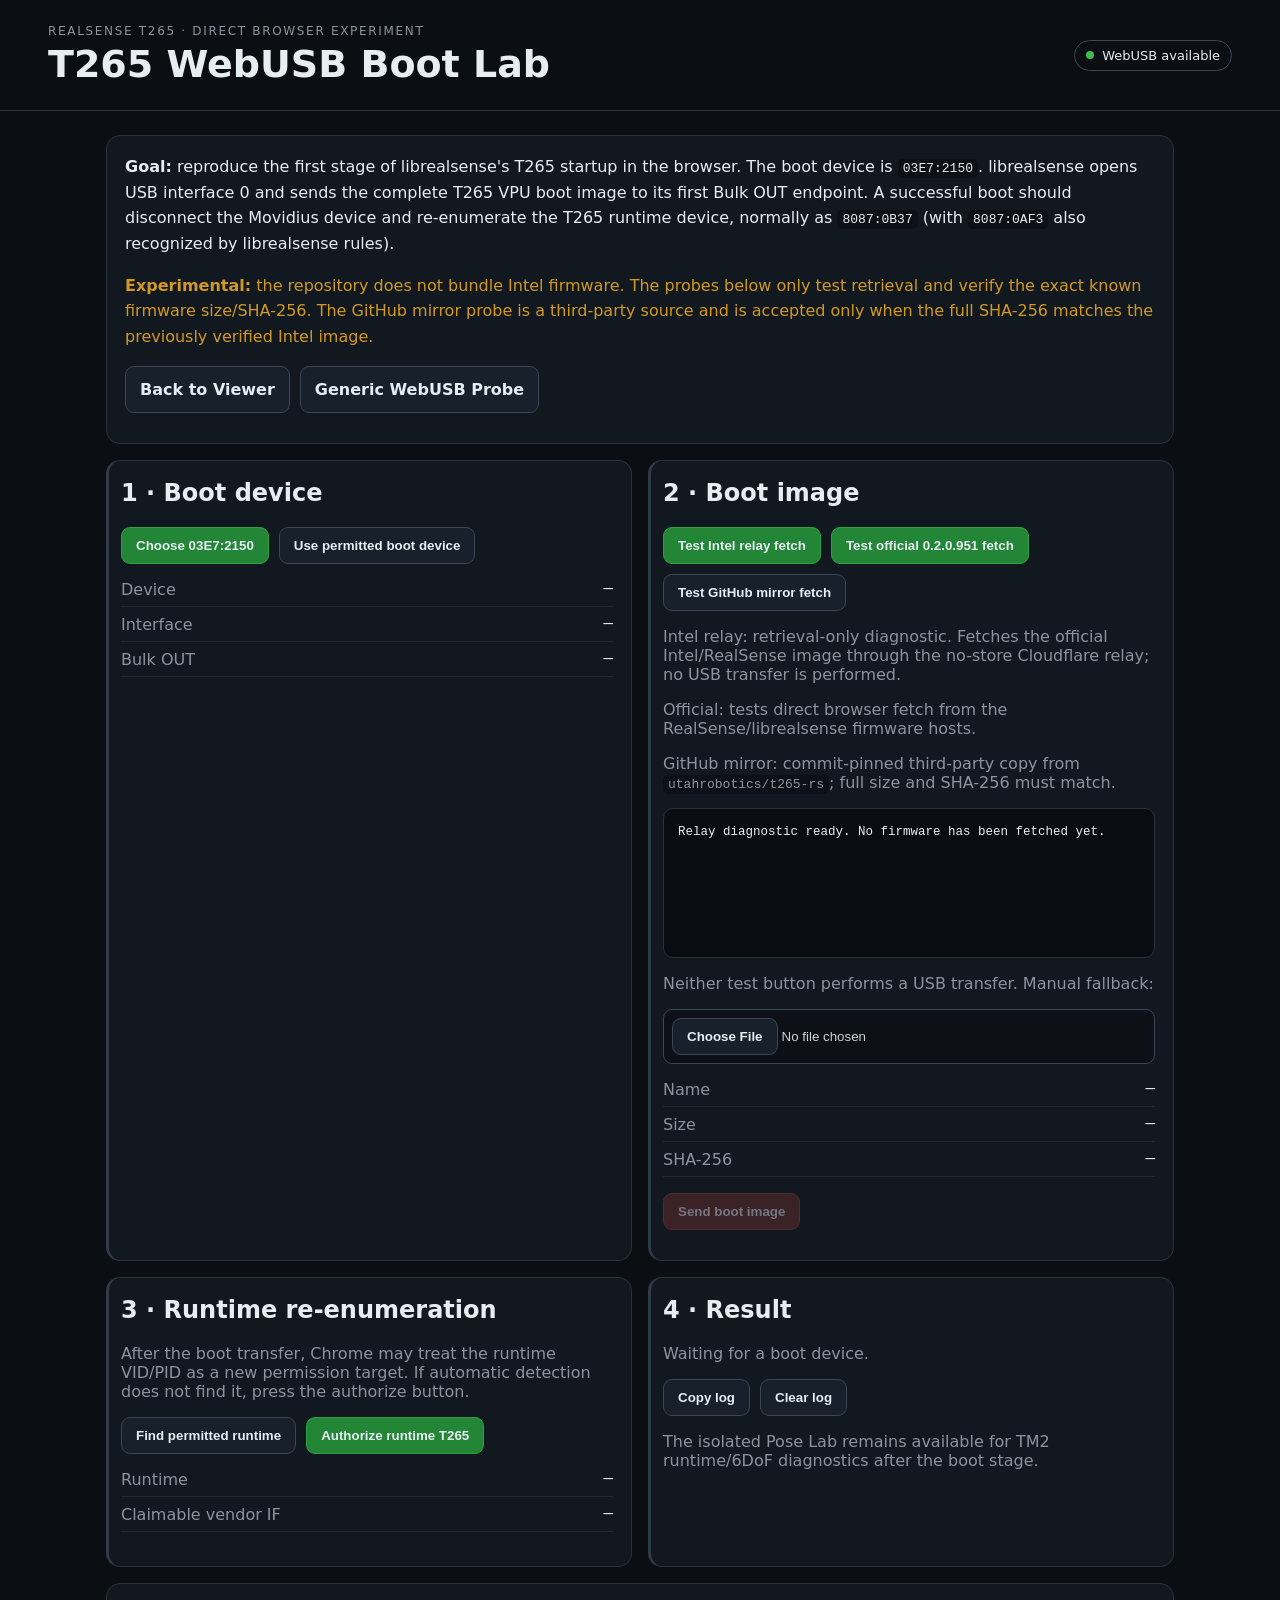
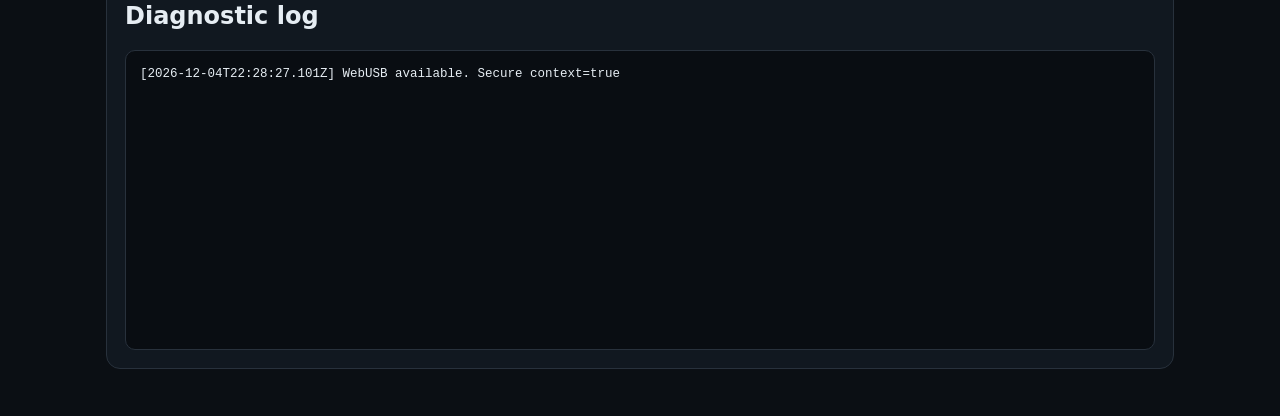
<file: t265-webusb.html>
<!doctype html>
<html lang="en">
<head>
  <meta charset="utf-8" />
  <meta name="viewport" content="width=device-width, initial-scale=1" />
  <meta name="theme-color" content="#0b0f14" />
  <title>T265 WebUSB Boot Lab</title>
  <style>
    :root { color-scheme: dark; font-family: Inter, ui-sans-serif, system-ui, -apple-system, BlinkMacSystemFont, "Segoe UI", sans-serif; }
    * { box-sizing: border-box; }
    body { margin: 0; min-height: 100vh; background: #0b0f14; color: #e6edf3; }
    header { padding: 24px clamp(16px,4vw,48px); border-bottom: 1px solid #28313c; display:flex; justify-content:space-between; gap:16px; align-items:center; }
    h1 { margin: 4px 0 0; font-size: clamp(24px,4vw,38px); }
    h2 { margin-top: 0; }
    .eyebrow { color:#8b949e; letter-spacing:.14em; font-size:12px; }
    main { max-width: 1100px; margin: 0 auto; padding: 24px 16px 48px; display:grid; gap:16px; }
    .card { background:#111820; border:1px solid #28313c; border-radius:14px; padding:18px; }
    .grid { display:grid; grid-template-columns: repeat(2,minmax(0,1fr)); gap:16px; }
    .actions { display:flex; gap:10px; flex-wrap:wrap; margin:12px 0; }
    button, a.button, input::file-selector-button { appearance:none; border:1px solid #3a4654; background:#18212b; color:#e6edf3; border-radius:9px; padding:10px 14px; font-weight:650; cursor:pointer; text-decoration:none; }
    button.primary { background:#238636; border-color:#2ea043; }
    button.danger { background:#6e2f2f; border-color:#9d4646; }
    button:disabled { opacity:.45; cursor:not-allowed; }
    input[type=file] { width:100%; border:1px solid #3a4654; border-radius:9px; padding:8px; background:#0d1117; color:#c9d1d9; }
    .status { display:inline-flex; align-items:center; gap:8px; border:1px solid #3a4654; border-radius:999px; padding:7px 11px; font-size:13px; }
    .dot { width:8px; height:8px; border-radius:50%; background:#8b949e; }
    .ok .dot { background:#3fb950; }
    .bad .dot { background:#f85149; }
    .warn .dot { background:#d29922; }
    .muted { color:#8b949e; }
    .good { color:#3fb950; }
    .warning { color:#d29922; }
    code { background:#0d1117; padding:2px 5px; border-radius:5px; }
    pre { margin:0; background:#090d12; border:1px solid #28313c; border-radius:10px; padding:14px; min-height:300px; max-height:58vh; overflow:auto; white-space:pre-wrap; word-break:break-word; font:12.5px/1.55 ui-monospace, SFMono-Regular, Menlo, Consolas, monospace; }
    dl { display:grid; gap:8px; }
    dl div { display:flex; justify-content:space-between; gap:16px; border-bottom:1px solid #202a35; padding-bottom:7px; }
    dt { color:#8b949e; }
    dd { margin:0; text-align:right; font-family:ui-monospace,monospace; }
    .note { line-height:1.6; }
    .step { border-left:3px solid #303b47; padding-left:12px; }
    @media(max-width:780px){ .grid{grid-template-columns:1fr} header{align-items:flex-start; flex-direction:column} }
  </style>
</head>
<body>
<header>
  <div>
    <div class="eyebrow">REALSENSE T265 · DIRECT BROWSER EXPERIMENT</div>
    <h1>T265 WebUSB Boot Lab</h1>
  </div>
  <div id="apiStatus" class="status"><span class="dot"></span><span>Checking WebUSB…</span></div>
</header>
<main>
  <section class="card note">
    <strong>Goal:</strong> reproduce the first stage of librealsense's T265 startup in the browser.
    The boot device is <code>03E7:2150</code>. librealsense opens USB interface 0 and sends the complete T265 VPU boot image to its first Bulk OUT endpoint. A successful boot should disconnect the Movidius device and re-enumerate the T265 runtime device, normally as <code>8087:0B37</code> (with <code>8087:0AF3</code> also recognized by librealsense rules).
    <p class="warning"><strong>Experimental:</strong> the repository does not bundle Intel firmware. The probes below only test retrieval and verify the exact known firmware size/SHA-256. The GitHub mirror probe is a third-party source and is accepted only when the full SHA-256 matches the previously verified Intel image.</p>
    <div class="actions"><a class="button" href="./">Back to Viewer</a><a class="button" href="./webusb-probe.html">Generic WebUSB Probe</a></div>
  </section>

  <div class="grid">
    <section class="card step">
      <h2>1 · Boot device</h2>
      <div class="actions">
        <button id="chooseBoot" class="primary">Choose 03E7:2150</button>
        <button id="usePermittedBoot">Use permitted boot device</button>
      </div>
      <dl>
        <div><dt>Device</dt><dd id="bootDevice">—</dd></div>
        <div><dt>Interface</dt><dd id="bootInterface">—</dd></div>
        <div><dt>Bulk OUT</dt><dd id="bootEndpoint">—</dd></div>
      </dl>
    </section>

    <section class="card step">
      <h2>2 · Boot image</h2>
      <div class="actions">
        <button id="fetchOfficialFirmware" class="primary">Test official 0.2.0.951 fetch</button>
        <button id="fetchGitHubFirmware">Test GitHub mirror fetch</button>
      </div>
      <p id="officialFirmwareStatus" class="muted">Official: tests direct browser fetch from the RealSense/librealsense firmware hosts.</p>
      <p id="githubFirmwareStatus" class="muted">GitHub mirror: commit-pinned third-party copy from <code>utahrobotics/t265-rs</code>; full size and SHA-256 must match.</p>
      <p class="muted">Neither test button performs a USB transfer. Manual fallback:</p>
      <input id="firmwareFile" type="file" accept=".mvcmd,.bin,.fw,application/octet-stream" />
      <dl>
        <div><dt>Name</dt><dd id="firmwareName">—</dd></div>
        <div><dt>Size</dt><dd id="firmwareSize">—</dd></div>
        <div><dt>SHA-256</dt><dd id="firmwareHash">—</dd></div>
      </dl>
      <div class="actions"><button id="bootButton" class="danger" disabled>Send boot image</button></div>
    </section>

    <section class="card step">
      <h2>3 · Runtime re-enumeration</h2>
      <p class="muted">After the boot transfer, Chrome may treat the runtime VID/PID as a new permission target. If automatic detection does not find it, press the authorize button.</p>
      <div class="actions">
        <button id="findRuntime">Find permitted runtime</button>
        <button id="chooseRuntime" class="primary">Authorize runtime T265</button>
      </div>
      <dl>
        <div><dt>Runtime</dt><dd id="runtimeDevice">—</dd></div>
        <div><dt>Claimable vendor IF</dt><dd id="runtimeClaim">—</dd></div>
      </dl>
    </section>

    <section class="card step">
      <h2>4 · Result</h2>
      <p id="resultText" class="muted">Waiting for a boot device.</p>
      <div class="actions"><button id="copyLog">Copy log</button><button id="clearLog">Clear log</button></div>
      <p class="muted">The isolated Pose Lab remains available for TM2 runtime/6DoF diagnostics after the boot stage.</p>
    </section>
  </div>

  <section class="card">
    <h2>Diagnostic log</h2>
    <pre id="log">Ready.</pre>
  </section>
</main>
<script type="module" src="src/t265-webusb.js"></script>
<script src="src/t265-official-fetch-test.js"></script>
</body>
</html>
</file>
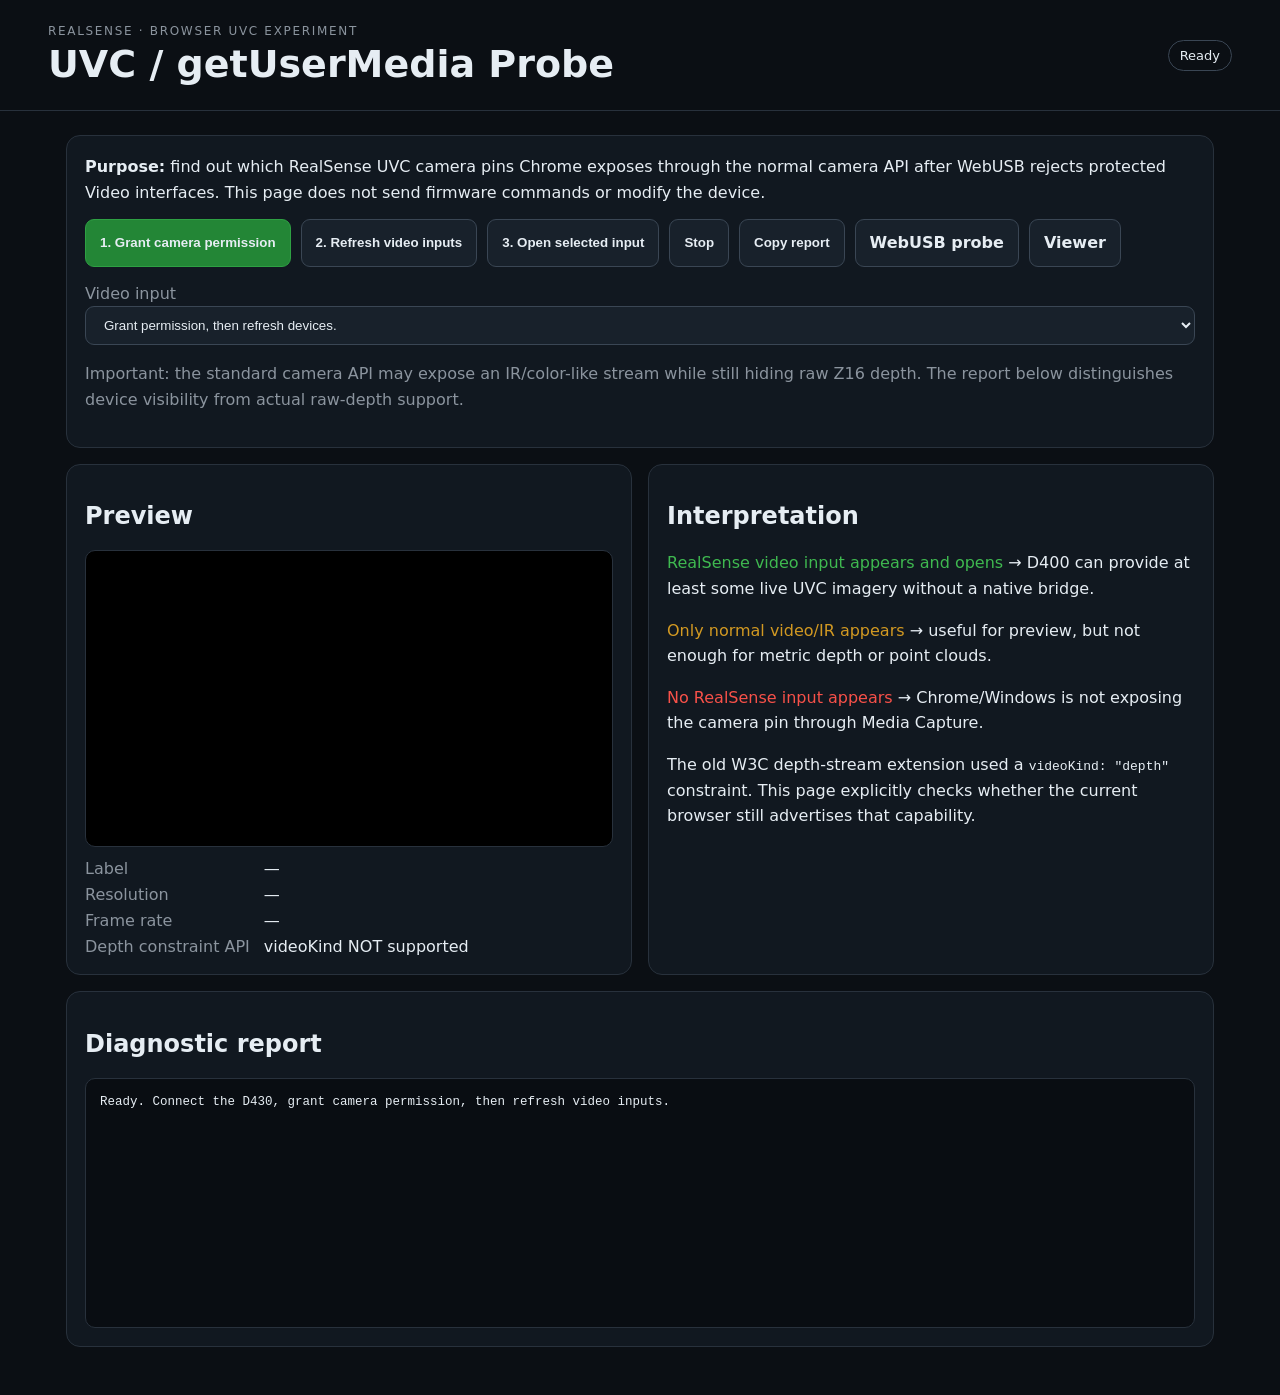
<file: uvc-probe.html>
<!doctype html>
<html lang="en">
<head>
  <meta charset="utf-8" />
  <meta name="viewport" content="width=device-width, initial-scale=1" />
  <meta name="theme-color" content="#0b0f14" />
  <title>RealSense UVC Probe</title>
  <style>
    :root{color-scheme:dark;font-family:Inter,ui-sans-serif,system-ui,-apple-system,BlinkMacSystemFont,"Segoe UI",sans-serif}
    *{box-sizing:border-box}body{margin:0;background:#0b0f14;color:#e6edf3;min-height:100vh}header{padding:24px clamp(16px,4vw,48px);border-bottom:1px solid #28313c;display:flex;gap:16px;align-items:center;justify-content:space-between}h1{margin:4px 0 0;font-size:clamp(24px,4vw,38px)}.eyebrow{color:#8b949e;letter-spacing:.14em;font-size:12px}main{max-width:1180px;margin:0 auto;padding:24px 16px 48px;display:grid;gap:16px}.card{background:#111820;border:1px solid #28313c;border-radius:14px;padding:18px}.grid{display:grid;grid-template-columns:minmax(0,1fr) minmax(0,1fr);gap:16px}.actions{display:flex;flex-wrap:wrap;gap:10px;margin:14px 0}button,a.button,select{border:1px solid #3a4654;background:#18212b;color:#e6edf3;border-radius:9px;padding:10px 14px;font-weight:650}button,a.button{cursor:pointer;text-decoration:none}button.primary{background:#238636;border-color:#2ea043}button:disabled{opacity:.45;cursor:not-allowed}select{width:100%;font-weight:500}.muted{color:#8b949e}.ok{color:#3fb950}.warn{color:#d29922}.bad{color:#f85149}pre{margin:0;background:#090d12;border:1px solid #28313c;border-radius:10px;padding:14px;min-height:250px;max-height:56vh;overflow:auto;white-space:pre-wrap;word-break:break-word;font:12.5px/1.55 ui-monospace,SFMono-Regular,Menlo,Consolas,monospace}video{display:block;width:100%;aspect-ratio:16/9;object-fit:contain;background:#000;border:1px solid #28313c;border-radius:10px}.status{display:inline-flex;align-items:center;border:1px solid #3a4654;border-radius:999px;padding:7px 11px;font-size:13px}.note{line-height:1.6}dl{display:grid;grid-template-columns:max-content 1fr;gap:7px 14px;margin:12px 0 0}dt{color:#8b949e}dd{margin:0;word-break:break-all}@media(max-width:850px){.grid{grid-template-columns:1fr}header{align-items:flex-start;flex-direction:column}}
  </style>
</head>
<body>
<header>
  <div><div class="eyebrow">REALSENSE · BROWSER UVC EXPERIMENT</div><h1>UVC / getUserMedia Probe</h1></div>
  <div id="status" class="status">Ready</div>
</header>
<main>
  <section class="card note">
    <strong>Purpose:</strong> find out which RealSense UVC camera pins Chrome exposes through the normal camera API after WebUSB rejects protected Video interfaces.
    This page does not send firmware commands or modify the device.
    <div class="actions">
      <button id="permissionBtn" class="primary">1. Grant camera permission</button>
      <button id="refreshBtn">2. Refresh video inputs</button>
      <button id="startBtn">3. Open selected input</button>
      <button id="stopBtn">Stop</button>
      <button id="copyBtn">Copy report</button>
      <a class="button" href="./webusb-probe.html">WebUSB probe</a>
      <a class="button" href="./">Viewer</a>
    </div>
    <label for="deviceSelect" class="muted">Video input</label>
    <select id="deviceSelect"><option>Grant permission, then refresh devices.</option></select>
    <p class="muted">Important: the standard camera API may expose an IR/color-like stream while still hiding raw Z16 depth. The report below distinguishes device visibility from actual raw-depth support.</p>
  </section>

  <div class="grid">
    <section class="card">
      <h2>Preview</h2>
      <video id="preview" autoplay muted playsinline></video>
      <dl>
        <dt>Label</dt><dd id="labelOut">—</dd>
        <dt>Resolution</dt><dd id="resolutionOut">—</dd>
        <dt>Frame rate</dt><dd id="fpsOut">—</dd>
        <dt>Depth constraint API</dt><dd id="depthApiOut">checking…</dd>
      </dl>
    </section>
    <section class="card">
      <h2>Interpretation</h2>
      <p class="note"><span class="ok">RealSense video input appears and opens</span> → D400 can provide at least some live UVC imagery without a native bridge.</p>
      <p class="note"><span class="warn">Only normal video/IR appears</span> → useful for preview, but not enough for metric depth or point clouds.</p>
      <p class="note"><span class="bad">No RealSense input appears</span> → Chrome/Windows is not exposing the camera pin through Media Capture.</p>
      <p class="note">The old W3C depth-stream extension used a <code>videoKind: "depth"</code> constraint. This page explicitly checks whether the current browser still advertises that capability.</p>
    </section>
  </div>

  <section class="card"><h2>Diagnostic report</h2><pre id="log">Ready. Connect the D430, grant camera permission, then refresh video inputs.</pre></section>
</main>
<script>
(() => {
  const $ = id => document.getElementById(id);
  const permissionBtn=$('permissionBtn'), refreshBtn=$('refreshBtn'), startBtn=$('startBtn'), stopBtn=$('stopBtn'), copyBtn=$('copyBtn');
  const select=$('deviceSelect'), video=$('preview'), logEl=$('log'), status=$('status');
  let stream=null, report='';
  const supported=navigator.mediaDevices?.getSupportedConstraints?.() || {};
  $('depthApiOut').textContent = supported.videoKind ? 'videoKind supported' : 'videoKind NOT supported';

  function stamp(){return new Date().toISOString()}
  function reset(){report='';logEl.textContent=''}
  function log(s=''){report+=s+'\n';logEl.textContent=report;logEl.scrollTop=logEl.scrollHeight}
  function setStatus(text){status.textContent=text}
  function stop(){if(stream){for(const t of stream.getTracks())t.stop();stream=null}video.srcObject=null;$('resolutionOut').textContent='—';$('fpsOut').textContent='—'}
  function summarizeRange(v){if(v==null)return undefined;if(typeof v==='object'&&'min'in v&&'max'in v)return {min:v.min,max:v.max};return v}

  async function refreshDevices(){
    if(!navigator.mediaDevices) return;
    const devices=await navigator.mediaDevices.enumerateDevices();
    const vids=devices.filter(d=>d.kind==='videoinput');
    select.innerHTML='';
    vids.forEach((d,i)=>{const o=document.createElement('option');o.value=d.deviceId;o.textContent=`${i}: ${d.label||'(label hidden)'}${/realsense|intel/i.test(d.label)?'  ← likely RealSense':''}`;select.appendChild(o)});
    reset();
    log(`[${stamp()}] RealSense UVC / getUserMedia Probe`);
    log(`Browser: ${navigator.userAgent}`);
    log(`Secure context: ${window.isSecureContext}`);
    log(`getUserMedia: ${!!navigator.mediaDevices?.getUserMedia}`);
    log(`Supported videoKind(depth) constraint: ${!!supported.videoKind}`);
    log(`Video inputs: ${vids.length}`);
    vids.forEach((d,i)=>log(`  [${i}] label="${d.label||'(hidden)'}" deviceId=${d.deviceId} groupId=${d.groupId||'(none)'}`));
    const rs=vids.filter(d=>/realsense|intel\(r\).*430|intel.*depth/i.test(d.label));
    log('');
    log(`Likely RealSense inputs by label: ${rs.length}`);
    if(rs.length){const idx=vids.indexOf(rs[0]);select.selectedIndex=Math.max(0,idx);setStatus(`${rs.length} likely RealSense input(s)`)} else setStatus(`${vids.length} video input(s)`);
  }

  async function grant(){
    try{
      const s=await navigator.mediaDevices.getUserMedia({video:true,audio:false});
      log(`[${stamp()}] Generic camera permission: success`);
      for(const t of s.getTracks())t.stop();
      await refreshDevices();
    }catch(e){reset();log(`[${stamp()}] Camera permission FAILED: ${e.name}: ${e.message}`);setStatus('Permission failed')}
  }

  async function openSelected(){
    stop();
    const deviceId=select.value;
    if(!deviceId)return;
    reset();
    log(`[${stamp()}] Opening selected UVC input`);
    log(`deviceId=${deviceId}`);
    log(`Depth videoKind constraint advertised: ${!!supported.videoKind}`);
    try{
      stream=await navigator.mediaDevices.getUserMedia({video:{deviceId:{exact:deviceId}},audio:false});
      video.srcObject=stream;
      const track=stream.getVideoTracks()[0];
      const settings=track.getSettings();
      const caps=track.getCapabilities ? track.getCapabilities() : {};
      $('labelOut').textContent=track.label||'(no label)';
      $('resolutionOut').textContent=`${settings.width||'?'} × ${settings.height||'?'}`;
      $('fpsOut').textContent=settings.frameRate??'—';
      log(`OPEN: success`);
      log(`Track label: ${track.label||'(no label)'}`);
      log(`Settings: ${JSON.stringify(settings,null,2)}`);
      const compactCaps={width:summarizeRange(caps.width),height:summarizeRange(caps.height),frameRate:summarizeRange(caps.frameRate),aspectRatio:summarizeRange(caps.aspectRatio),resizeMode:caps.resizeMode,facingMode:caps.facingMode};
      log(`Capabilities: ${JSON.stringify(compactCaps,null,2)}`);
      log(`Raw capability keys: ${Object.keys(caps).sort().join(', ')||'(none)'}`);
      if('videoKind' in settings || 'videoKind' in caps) log(`Depth-extension fields detected: settings.videoKind=${settings.videoKind}, caps.videoKind=${JSON.stringify(caps.videoKind)}`);
      else log(`Depth-extension fields: NOT PRESENT`);
      log('');
      log('RESULT: Chrome can open this UVC input. This proves browser-only live imagery is possible for this pin, but does NOT by itself prove raw Z16 metric depth access.');
      setStatus('UVC input open');
    }catch(e){log(`OPEN FAILED: ${e.name}: ${e.message}`);setStatus('Open failed')}
  }

  permissionBtn.addEventListener('click',grant);refreshBtn.addEventListener('click',refreshDevices);startBtn.addEventListener('click',openSelected);stopBtn.addEventListener('click',()=>{stop();setStatus('Stopped')});
  copyBtn.addEventListener('click',async()=>{try{await navigator.clipboard.writeText(report);copyBtn.textContent='Copied';setTimeout(()=>copyBtn.textContent='Copy report',1000)}catch{copyBtn.textContent='Copy failed';setTimeout(()=>copyBtn.textContent='Copy report',1000)}});
  addEventListener('beforeunload',stop);
  if(!navigator.mediaDevices?.getUserMedia){permissionBtn.disabled=refreshBtn.disabled=startBtn.disabled=true;reset();log('MediaDevices/getUserMedia is unavailable in this browser.');setStatus('Unavailable')}
})();
</script>
</body>
</html>
</file>
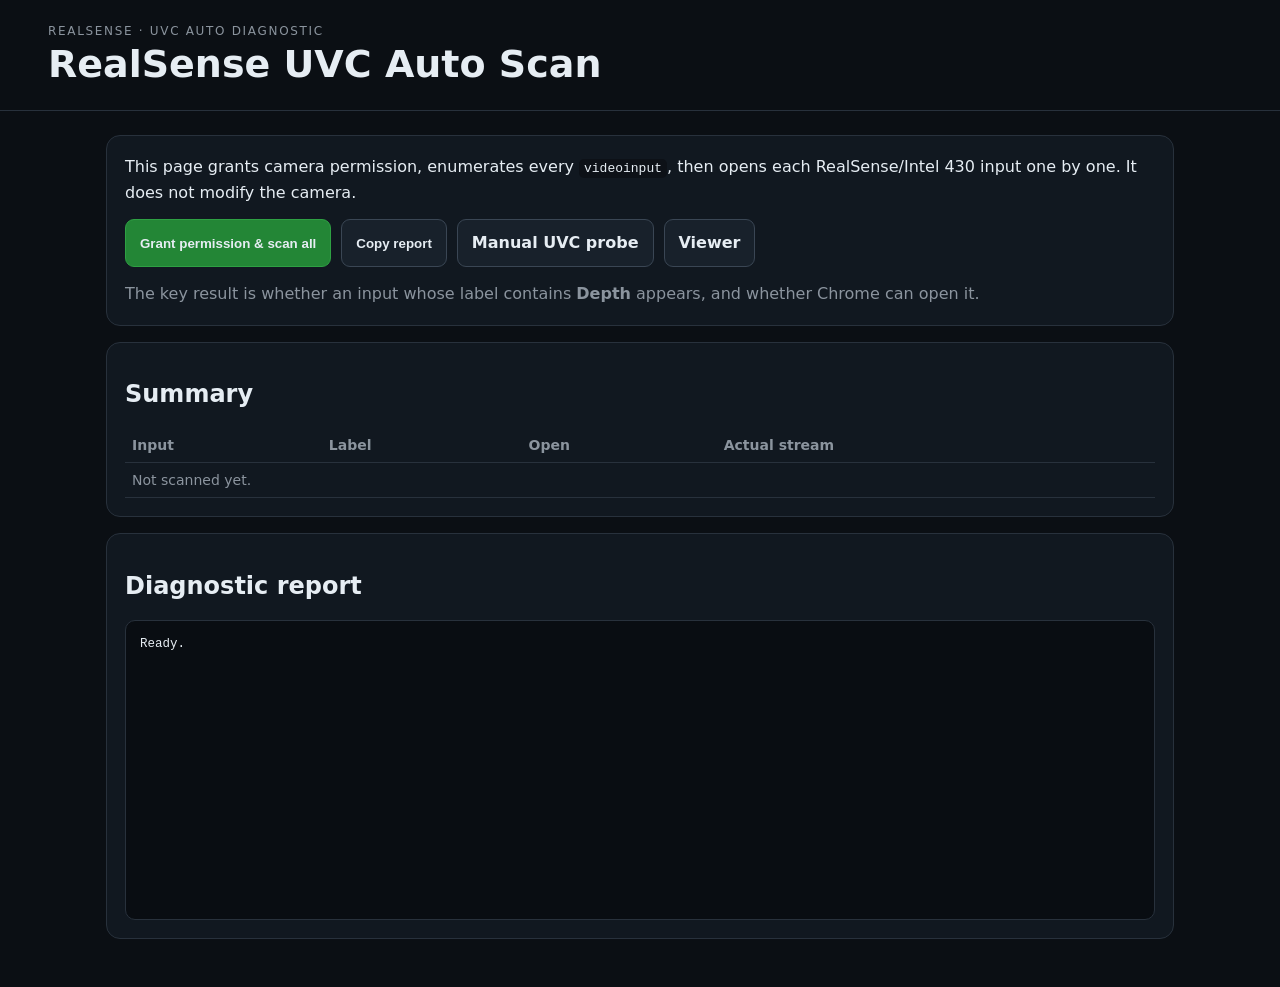
<file: uvc-scan.html>
<!doctype html>
<html lang="en">
<head>
  <meta charset="utf-8" />
  <meta name="viewport" content="width=device-width, initial-scale=1" />
  <meta name="theme-color" content="#0b0f14" />
  <title>RealSense UVC Auto Scan</title>
  <style>
    :root{color-scheme:dark;font-family:Inter,ui-sans-serif,system-ui,-apple-system,BlinkMacSystemFont,"Segoe UI",sans-serif}
    *{box-sizing:border-box}body{margin:0;background:#0b0f14;color:#e6edf3;min-height:100vh}header{padding:24px clamp(16px,4vw,48px);border-bottom:1px solid #28313c}h1{margin:4px 0 0;font-size:clamp(24px,4vw,38px)}.eyebrow{color:#8b949e;letter-spacing:.14em;font-size:12px}main{max-width:1100px;margin:0 auto;padding:24px 16px 48px;display:grid;gap:16px}.card{background:#111820;border:1px solid #28313c;border-radius:14px;padding:18px}.actions{display:flex;flex-wrap:wrap;gap:10px;margin:14px 0}button,a.button{border:1px solid #3a4654;background:#18212b;color:#e6edf3;border-radius:9px;padding:10px 14px;font-weight:650;cursor:pointer;text-decoration:none}button.primary{background:#238636;border-color:#2ea043}button:disabled{opacity:.45;cursor:not-allowed}.muted{color:#8b949e}.ok{color:#3fb950}.warn{color:#d29922}.bad{color:#f85149}pre{margin:0;background:#090d12;border:1px solid #28313c;border-radius:10px;padding:14px;min-height:300px;max-height:64vh;overflow:auto;white-space:pre-wrap;word-break:break-word;font:12.5px/1.55 ui-monospace,SFMono-Regular,Menlo,Consolas,monospace}.note{line-height:1.6}table{width:100%;border-collapse:collapse;font-size:14px}th,td{text-align:left;border-bottom:1px solid #28313c;padding:9px 7px;vertical-align:top}th{color:#8b949e}code{background:#0d1117;padding:2px 5px;border-radius:5px}
  </style>
</head>
<body>
<header><div class="eyebrow">REALSENSE · UVC AUTO DIAGNOSTIC</div><h1>RealSense UVC Auto Scan</h1></header>
<main>
  <section class="card note">
    This page grants camera permission, enumerates every <code>videoinput</code>, then opens each RealSense/Intel 430 input one by one. It does not modify the camera.
    <div class="actions">
      <button id="scanBtn" class="primary">Grant permission & scan all</button>
      <button id="copyBtn">Copy report</button>
      <a class="button" href="./uvc-probe.html">Manual UVC probe</a>
      <a class="button" href="./">Viewer</a>
    </div>
    <div class="muted">The key result is whether an input whose label contains <b>Depth</b> appears, and whether Chrome can open it.</div>
  </section>

  <section class="card">
    <h2>Summary</h2>
    <table>
      <thead><tr><th>Input</th><th>Label</th><th>Open</th><th>Actual stream</th></tr></thead>
      <tbody id="results"><tr><td colspan="4" class="muted">Not scanned yet.</td></tr></tbody>
    </table>
  </section>

  <section class="card"><h2>Diagnostic report</h2><pre id="log">Ready.</pre></section>
</main>
<script>
(() => {
  const scanBtn=document.getElementById('scanBtn');
  const copyBtn=document.getElementById('copyBtn');
  const logEl=document.getElementById('log');
  const results=document.getElementById('results');
  let report='';
  const supported=navigator.mediaDevices?.getSupportedConstraints?.() || {};

  function stamp(){return new Date().toISOString()}
  function reset(){report='';logEl.textContent='';results.innerHTML=''}
  function log(s=''){report+=s+'\n';logEl.textContent=report;logEl.scrollTop=logEl.scrollHeight}
  function esc(s){return String(s).replace(/[&<>"']/g,c=>({'&':'&amp;','<':'&lt;','>':'&gt;','"':'&quot;',"'":'&#39;'}[c]))}
  function addRow(i,label,state,settings){
    const tr=document.createElement('tr');
    const cls=state==='OPEN'?'ok':state==='FAILED'?'bad':'warn';
    const actual=settings?`${settings.width||'?'}×${settings.height||'?'} @ ${settings.frameRate||'?'} fps`:'—';
    tr.innerHTML=`<td>${i}</td><td>${esc(label)}</td><td class="${cls}">${state}</td><td>${esc(actual)}</td>`;
    results.appendChild(tr);
  }

  async function getDevicesAfterPermission(){
    const seed=await navigator.mediaDevices.getUserMedia({video:true,audio:false});
    seed.getTracks().forEach(t=>t.stop());
    return (await navigator.mediaDevices.enumerateDevices()).filter(d=>d.kind==='videoinput');
  }

  async function scan(){
    reset(); scanBtn.disabled=true;
    log(`[${stamp()}] RealSense UVC Auto Scan`);
    log(`Browser: ${navigator.userAgent}`);
    log(`Secure context: ${window.isSecureContext}`);
    log(`videoKind(depth) constraint advertised: ${!!supported.videoKind}`);
    log('');
    try{
      const devices=await getDevicesAfterPermission();
      log(`All video inputs: ${devices.length}`);
      devices.forEach((d,i)=>log(`  [${i}] label="${d.label||'(hidden)'}" groupId=${d.groupId||'(none)'}`));
      log('');
      const candidates=devices.map((d,i)=>({d,i})).filter(x=>/realsense|intel\(r\).*430|intel.*depth|intel.*rgb/i.test(x.d.label));
      log(`Likely RealSense inputs: ${candidates.length}`);
      if(!candidates.length){results.innerHTML='<tr><td colspan="4" class="bad">No RealSense-labeled video inputs found.</td></tr>';return}
      for(const {d,i} of candidates){
        log(''); log(`--- INPUT [${i}] ---`); log(`Label: ${d.label}`); log(`deviceId=${d.deviceId}`); log(`groupId=${d.groupId||'(none)'}`);
        let stream=null;
        try{
          stream=await navigator.mediaDevices.getUserMedia({video:{deviceId:{exact:d.deviceId}},audio:false});
          const track=stream.getVideoTracks()[0];
          const settings=track.getSettings();
          const caps=track.getCapabilities?track.getCapabilities():{};
          log('OPEN: success');
          log(`Track label: ${track.label||'(none)'}`);
          log(`Settings: ${JSON.stringify(settings,null,2)}`);
          log(`Capability keys: ${Object.keys(caps).sort().join(', ')||'(none)'}`);
          log(`Depth-extension fields: ${('videoKind' in settings || 'videoKind' in caps)?'PRESENT':'NOT PRESENT'}`);
          addRow(i,d.label,'OPEN',settings);
        }catch(e){
          log(`OPEN: FAILED — ${e.name}: ${e.message}`);
          addRow(i,d.label,'FAILED',null);
        }finally{
          if(stream)stream.getTracks().forEach(t=>t.stop());
        }
      }
      log('');
      const depthNames=candidates.filter(x=>/depth/i.test(x.d.label));
      if(depthNames.length) log(`RESULT: ${depthNames.length} RealSense input(s) explicitly contain "Depth" in the label. Check OPEN/FAILED above.`);
      else log('RESULT: Chrome enumerated RealSense inputs, but none of their labels explicitly identify a Depth input.');
    }catch(e){
      log(`SCAN FAILED: ${e.name}: ${e.message}`);
      results.innerHTML=`<tr><td colspan="4" class="bad">${esc(e.name+': '+e.message)}</td></tr>`;
    }finally{scanBtn.disabled=false}
  }

  scanBtn.addEventListener('click',scan);
  copyBtn.addEventListener('click',async()=>{try{await navigator.clipboard.writeText(report);copyBtn.textContent='Copied';setTimeout(()=>copyBtn.textContent='Copy report',1000)}catch{copyBtn.textContent='Copy failed';setTimeout(()=>copyBtn.textContent='Copy report',1000)}});
  if(!navigator.mediaDevices?.getUserMedia){scanBtn.disabled=true;reset();log('MediaDevices/getUserMedia is unavailable in this browser.')}
})();
</script>
</body>
</html>
</file>
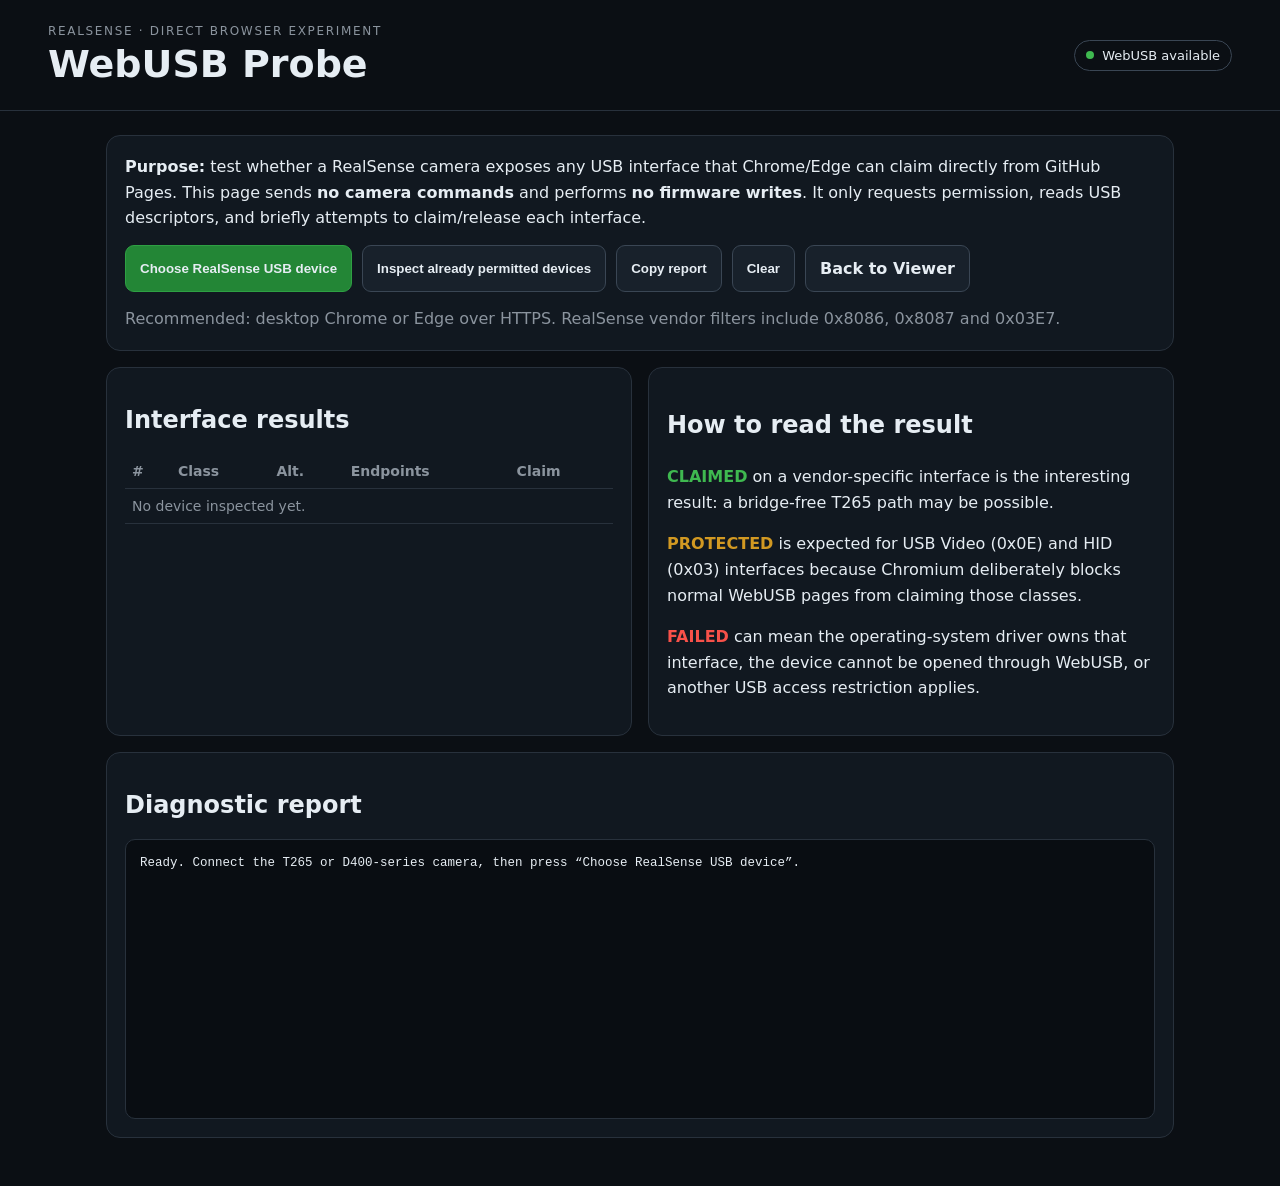
<file: webusb-probe.html>
<!doctype html>
<html lang="en">
<head>
  <meta charset="utf-8" />
  <meta name="viewport" content="width=device-width, initial-scale=1" />
  <meta name="theme-color" content="#0b0f14" />
  <title>RealSense WebUSB Probe</title>
  <style>
    :root { color-scheme: dark; font-family: Inter, ui-sans-serif, system-ui, -apple-system, BlinkMacSystemFont, "Segoe UI", sans-serif; }
    * { box-sizing: border-box; }
    body { margin: 0; background: #0b0f14; color: #e6edf3; min-height: 100vh; }
    header { padding: 24px clamp(16px,4vw,48px); border-bottom: 1px solid #28313c; display:flex; gap:16px; align-items:center; justify-content:space-between; }
    h1 { margin: 4px 0 0; font-size: clamp(24px,4vw,38px); }
    .eyebrow { color:#8b949e; letter-spacing:.14em; font-size:12px; }
    main { max-width: 1100px; margin: 0 auto; padding: 24px 16px 48px; display:grid; gap:16px; }
    .card { background:#111820; border:1px solid #28313c; border-radius:14px; padding:18px; }
    .actions { display:flex; flex-wrap:wrap; gap:10px; margin:14px 0; }
    button, a.button { appearance:none; border:1px solid #3a4654; background:#18212b; color:#e6edf3; border-radius:9px; padding:10px 14px; font-weight:650; cursor:pointer; text-decoration:none; }
    button.primary { background:#238636; border-color:#2ea043; }
    button:hover, a.button:hover { filter:brightness(1.12); }
    button:disabled { opacity:.45; cursor:not-allowed; }
    .status { display:inline-flex; align-items:center; gap:8px; border:1px solid #3a4654; border-radius:999px; padding:7px 11px; font-size:13px; }
    .dot { width:8px; height:8px; border-radius:50%; background:#8b949e; }
    .ok .dot { background:#3fb950; }
    .bad .dot { background:#f85149; }
    .warn { color:#d29922; }
    .muted { color:#8b949e; }
    code { background:#0d1117; padding:2px 5px; border-radius:5px; }
    pre { margin:0; background:#090d12; border:1px solid #28313c; border-radius:10px; padding:14px; min-height:280px; max-height:58vh; overflow:auto; white-space:pre-wrap; word-break:break-word; font:12.5px/1.55 ui-monospace, SFMono-Regular, Menlo, Consolas, monospace; }
    table { width:100%; border-collapse:collapse; font-size:14px; }
    th, td { text-align:left; border-bottom:1px solid #28313c; padding:9px 7px; vertical-align:top; }
    th { color:#8b949e; font-weight:600; }
    .result-pass { color:#3fb950; font-weight:700; }
    .result-fail { color:#f85149; font-weight:700; }
    .result-protected { color:#d29922; font-weight:700; }
    .note { line-height:1.6; }
    .grid { display:grid; grid-template-columns: minmax(0,1fr) minmax(0,1fr); gap:16px; }
    @media (max-width:800px) { .grid { grid-template-columns:1fr; } header { align-items:flex-start; flex-direction:column; } }
  </style>
</head>
<body>
<header>
  <div>
    <div class="eyebrow">REALSENSE · DIRECT BROWSER EXPERIMENT</div>
    <h1>WebUSB Probe</h1>
  </div>
  <div id="apiStatus" class="status"><span class="dot"></span><span>Checking WebUSB…</span></div>
</header>

<main>
  <section class="card note">
    <strong>Purpose:</strong> test whether a RealSense camera exposes any USB interface that Chrome/Edge can claim directly from GitHub Pages.
    This page sends <strong>no camera commands</strong> and performs <strong>no firmware writes</strong>. It only requests permission, reads USB descriptors, and briefly attempts to claim/release each interface.
    <div class="actions">
      <button id="chooseBtn" class="primary">Choose RealSense USB device</button>
      <button id="knownBtn">Inspect already permitted devices</button>
      <button id="copyBtn">Copy report</button>
      <button id="clearBtn">Clear</button>
      <a class="button" href="./">Back to Viewer</a>
    </div>
    <div class="muted">Recommended: desktop Chrome or Edge over HTTPS. RealSense vendor filters include 0x8086, 0x8087 and 0x03E7.</div>
  </section>

  <div class="grid">
    <section class="card">
      <h2>Interface results</h2>
      <div style="overflow:auto">
        <table>
          <thead><tr><th>#</th><th>Class</th><th>Alt.</th><th>Endpoints</th><th>Claim</th></tr></thead>
          <tbody id="interfaceBody"><tr><td colspan="5" class="muted">No device inspected yet.</td></tr></tbody>
        </table>
      </div>
    </section>

    <section class="card note">
      <h2>How to read the result</h2>
      <p><span class="result-pass">CLAIMED</span> on a vendor-specific interface is the interesting result: a bridge-free T265 path may be possible.</p>
      <p><span class="result-protected">PROTECTED</span> is expected for USB Video (0x0E) and HID (0x03) interfaces because Chromium deliberately blocks normal WebUSB pages from claiming those classes.</p>
      <p><span class="result-fail">FAILED</span> can mean the operating-system driver owns that interface, the device cannot be opened through WebUSB, or another USB access restriction applies.</p>
    </section>
  </div>

  <section class="card">
    <h2>Diagnostic report</h2>
    <pre id="log">Ready. Connect the T265 or D400-series camera, then press “Choose RealSense USB device”.</pre>
  </section>
</main>

<script>
(() => {
  const chooseBtn = document.getElementById('chooseBtn');
  const knownBtn = document.getElementById('knownBtn');
  const copyBtn = document.getElementById('copyBtn');
  const clearBtn = document.getElementById('clearBtn');
  const logEl = document.getElementById('log');
  const body = document.getElementById('interfaceBody');
  const status = document.getElementById('apiStatus');

  const VENDORS = [0x8086, 0x8087, 0x03e7];
  const protectedClasses = new Set([0x01,0x03,0x08,0x0b,0x0e,0x10,0xe0]);
  const classNames = {
    0x00:'Per-interface', 0x01:'Audio', 0x02:'Communications', 0x03:'HID',
    0x08:'Mass Storage', 0x09:'Hub', 0x0a:'CDC Data', 0x0b:'Smart Card',
    0x0e:'Video (UVC)', 0x10:'Audio/Video', 0xdc:'Diagnostic',
    0xe0:'Wireless', 0xef:'Miscellaneous', 0xfe:'Application Specific', 0xff:'Vendor Specific'
  };

  let report = '';
  function hex(n, width=4) { return '0x' + Number(n ?? 0).toString(16).toUpperCase().padStart(width,'0'); }
  function clsName(n) { return `${classNames[n] || 'Unknown'} (${hex(n,2)})`; }
  function stamp() { return new Date().toISOString(); }
  function resetReport(message='') { report = message ? message + '\n' : ''; logEl.textContent = report || ' '; }
  function log(line='') { report += line + '\n'; logEl.textContent = report; logEl.scrollTop = logEl.scrollHeight; }
  function setStatus(kind, text) { status.className = `status ${kind || ''}`; status.innerHTML = `<span class="dot"></span><span>${text}</span>`; }

  function endpointText(alt) {
    if (!alt.endpoints?.length) return '—';
    return alt.endpoints.map(ep => `${ep.direction} ${ep.type} #${ep.endpointNumber} ${ep.packetSize || ''}`.trim()).join(', ');
  }

  function addRow(num, alt, result, detail='') {
    if (body.dataset.started !== '1') { body.innerHTML=''; body.dataset.started='1'; }
    const tr = document.createElement('tr');
    const resultClass = result === 'CLAIMED' ? 'result-pass' : result === 'PROTECTED' ? 'result-protected' : 'result-fail';
    tr.innerHTML = `<td>${num}</td><td>${clsName(alt.interfaceClass)}</td><td>${alt.alternateSetting}</td><td>${endpointText(alt)}</td><td><span class="${resultClass}">${result}</span>${detail ? `<div class="muted">${escapeHtml(detail)}</div>`:''}</td>`;
    body.appendChild(tr);
  }

  function escapeHtml(s) { return String(s).replace(/[&<>"']/g, c => ({'&':'&amp;','<':'&lt;','>':'&gt;','"':'&quot;',"'":'&#39;'}[c])); }

  async function inspect(device) {
    body.innerHTML=''; body.dataset.started='1';
    resetReport();
    log(`[${stamp()}] RealSense WebUSB Probe`);
    log(`Browser: ${navigator.userAgent}`);
    log(`Secure context: ${window.isSecureContext}`);
    log(`Product: ${device.productName || '(not exposed)'}`);
    log(`Manufacturer: ${device.manufacturerName || '(not exposed)'}`);
    log(`Serial: ${device.serialNumber || '(not exposed)'}`);
    log(`VID:PID = ${hex(device.vendorId)}:${hex(device.productId)}`);
    log(`USB version: ${device.usbVersionMajor}.${device.usbVersionMinor}.${device.usbVersionSubminor}`);
    log(`Device class/subclass/protocol: ${hex(device.deviceClass,2)} / ${hex(device.deviceSubclass,2)} / ${hex(device.deviceProtocol,2)}`);
    log(`Configurations exposed: ${device.configurations?.length ?? 0}`);
    log('');

    for (const cfg of device.configurations || []) {
      log(`Configuration ${cfg.configurationValue}: ${cfg.configurationName || '(unnamed)'}`);
      for (const intf of cfg.interfaces || []) {
        for (const alt of intf.alternates || []) {
          log(`  IF ${intf.interfaceNumber}, alt ${alt.alternateSetting}: ${clsName(alt.interfaceClass)} subclass=${hex(alt.interfaceSubclass,2)} protocol=${hex(alt.interfaceProtocol,2)}`);
          for (const ep of alt.endpoints || []) log(`    EP ${ep.endpointNumber}: ${ep.direction} ${ep.type}, packetSize=${ep.packetSize}`);
        }
      }
    }

    log('');
    try {
      if (!device.opened) {
        log('Opening device…');
        await device.open();
        log('OPEN: success');
      }
      if (!device.configuration) {
        const cfgValue = device.configurations?.[0]?.configurationValue || 1;
        log(`Selecting configuration ${cfgValue}…`);
        await device.selectConfiguration(cfgValue);
        log('SELECT CONFIGURATION: success');
      }
    } catch (err) {
      log(`OPEN/CONFIGURE: FAILED — ${err.name}: ${err.message}`);
      log('No interface claim test could be performed. This is still a useful result.');
      setStatus('bad', 'Device open blocked');
      return;
    }

    const interfaces = device.configuration?.interfaces || [];
    log('');
    log(`Claim test: ${interfaces.length} interface(s)`);
    let claimable = 0;
    for (const intf of interfaces) {
      const alt = intf.alternate;
      const protectedByClass = [...intf.alternates].some(a => protectedClasses.has(a.interfaceClass));
      try {
        await device.claimInterface(intf.interfaceNumber);
        claimable++;
        addRow(intf.interfaceNumber, alt, 'CLAIMED', protectedByClass ? 'Unexpected: class normally protected' : 'Direct WebUSB access available');
        log(`IF ${intf.interfaceNumber}: CLAIMED (${clsName(alt.interfaceClass)})`);
        await device.releaseInterface(intf.interfaceNumber);
        log(`IF ${intf.interfaceNumber}: released`);
      } catch (err) {
        const isProtected = err.name === 'SecurityError' || /protected/i.test(err.message || '');
        addRow(intf.interfaceNumber, alt, isProtected ? 'PROTECTED' : 'FAILED', `${err.name}: ${err.message}`);
        log(`IF ${intf.interfaceNumber}: ${isProtected ? 'PROTECTED' : 'FAILED'} — ${err.name}: ${err.message}`);
      }
    }

    try { await device.close(); log(''); log('Device closed.'); } catch (_) {}
    log('');
    if (claimable > 0) {
      log(`RESULT: ${claimable} interface(s) are claimable from a normal web page.`);
      log('NEXT: inspect the claimable endpoint/protocol and compare it with librealsense T265 USB traffic.');
      setStatus('ok', `${claimable} interface(s) claimable`);
    } else {
      log('RESULT: no interfaces were claimable by this WebUSB page.');
      log('A normal GitHub Pages page cannot directly reproduce librealsense through WebUSB on this device/driver configuration.');
      setStatus('bad', 'No claimable interface');
    }
  }

  chooseBtn.addEventListener('click', async () => {
    if (!navigator.usb) return;
    try {
      const device = await navigator.usb.requestDevice({ filters: VENDORS.map(vendorId => ({ vendorId })) });
      await inspect(device);
    } catch (err) {
      if (err.name === 'NotFoundError') return;
      resetReport(`[${stamp()}] requestDevice failed: ${err.name}: ${err.message}`);
      setStatus('bad', 'USB request failed');
    }
  });

  knownBtn.addEventListener('click', async () => {
    if (!navigator.usb) return;
    const devices = await navigator.usb.getDevices();
    const rs = devices.filter(d => VENDORS.includes(d.vendorId));
    if (!rs.length) {
      resetReport(`[${stamp()}] No previously permitted RealSense/Intel-Movidius WebUSB device was found.`);
      return;
    }
    await inspect(rs[0]);
  });

  copyBtn.addEventListener('click', async () => {
    try { await navigator.clipboard.writeText(report); copyBtn.textContent='Copied'; setTimeout(()=>copyBtn.textContent='Copy report',1000); }
    catch { copyBtn.textContent='Copy failed'; setTimeout(()=>copyBtn.textContent='Copy report',1000); }
  });
  clearBtn.addEventListener('click', () => { body.innerHTML='<tr><td colspan="5" class="muted">No device inspected yet.</td></tr>'; body.dataset.started='0'; resetReport('Ready.'); setStatus('', 'WebUSB ready'); });

  if ('usb' in navigator) {
    setStatus('ok','WebUSB available');
    navigator.usb.addEventListener('connect', e => log(`[${stamp()}] USB connected: ${e.device.productName || hex(e.device.vendorId)+':'+hex(e.device.productId)}`));
    navigator.usb.addEventListener('disconnect', e => log(`[${stamp()}] USB disconnected: ${e.device.productName || hex(e.device.vendorId)+':'+hex(e.device.productId)}`));
  } else {
    setStatus('bad','WebUSB unavailable');
    chooseBtn.disabled = true; knownBtn.disabled = true;
    resetReport('WebUSB is not available in this browser. Use a current desktop Chromium-based browser such as Chrome or Edge.');
  }
})();
</script>
</body>
</html>
</file>
<file: styles.css>
:root {
  color-scheme: dark;
  font-family: Inter, ui-sans-serif, system-ui, -apple-system, BlinkMacSystemFont, "Segoe UI", sans-serif;
  background: #080b0f;
  color: #e8edf4;
  --bg: #080b0f;
  --panel: #0d1218;
  --panel-2: #111923;
  --border: #202b37;
  --muted: #8190a1;
  --text: #e8edf4;
  --accent: #53d6ff;
  --accent-2: #9ff36b;
  --warning: #ffd166;
}

* { box-sizing: border-box; }

body {
  margin: 0;
  min-height: 100vh;
  background:
    radial-gradient(circle at 75% -20%, rgba(42, 100, 129, 0.22), transparent 36rem),
    linear-gradient(180deg, #0a0e13, #07090c 70%);
}

button, input { font: inherit; }
button { color: inherit; }

.topbar {
  min-height: 86px;
  padding: 18px 24px;
  display: flex;
  justify-content: space-between;
  align-items: center;
  border-bottom: 1px solid var(--border);
  background: rgba(8, 11, 15, 0.88);
  backdrop-filter: blur(12px);
  position: sticky;
  top: 0;
  z-index: 5;
}

.eyebrow {
  color: var(--accent);
  letter-spacing: 0.13em;
  font-size: 0.7rem;
  font-weight: 800;
  margin-bottom: 4px;
}

h1 { margin: 0; font-size: clamp(1.25rem, 2vw, 1.8rem); }
h2 {
  margin: 0 0 10px;
  font-size: 0.72rem;
  letter-spacing: 0.12em;
  text-transform: uppercase;
  color: #a8b4c2;
}

.badge {
  padding: 6px 10px;
  border: 1px solid var(--border);
  border-radius: 999px;
  font-size: 0.72rem;
  letter-spacing: 0.08em;
  font-weight: 800;
}
.badge-demo { color: var(--warning); background: rgba(255, 209, 102, 0.07); }
.badge-live { color: var(--accent-2); background: rgba(159, 243, 107, 0.07); }
.badge-error { color: #ff7b7b; background: rgba(255, 80, 80, 0.08); }

.layout {
  max-width: 1480px;
  margin: 0 auto;
  padding: 18px;
  display: grid;
  grid-template-columns: 280px minmax(0, 1fr);
  gap: 18px;
}

.card {
  border: 1px solid var(--border);
  border-radius: 14px;
  background: linear-gradient(180deg, rgba(17, 25, 35, 0.94), rgba(11, 16, 22, 0.96));
  box-shadow: 0 18px 50px rgba(0, 0, 0, 0.24);
}

.sidebar {
  padding: 16px;
  align-self: start;
}
.sidebar section + section {
  border-top: 1px solid var(--border);
  margin-top: 16px;
  padding-top: 16px;
}

.segmented {
  display: grid;
  grid-template-columns: repeat(3, 1fr);
  border: 1px solid var(--border);
  border-radius: 9px;
  padding: 3px;
  gap: 3px;
  background: #080c11;
}
.segmented button {
  border: 0;
  border-radius: 6px;
  padding: 8px 4px;
  background: transparent;
  cursor: pointer;
  color: var(--muted);
  font-size: 0.78rem;
  font-weight: 700;
}
.segmented button.active {
  background: #16212c;
  color: var(--accent);
}

.readout-list { margin: 0; }
.readout-list > div {
  display: flex;
  justify-content: space-between;
  gap: 10px;
  padding: 7px 0;
  border-bottom: 1px dashed rgba(129, 144, 161, 0.14);
}
.readout-list > div:last-child { border-bottom: 0; }
dt { color: var(--muted); font-size: 0.8rem; }
dd { margin: 0; font-variant-numeric: tabular-nums; font-size: 0.82rem; }
.compact > div { padding: 5px 0; }

.button-row { display: grid; grid-template-columns: 1fr 1fr; gap: 8px; margin-top: 10px; }
button.primary, button.secondary {
  border-radius: 8px;
  padding: 8px 10px;
  cursor: pointer;
}
button.primary {
  border: 1px solid rgba(83, 214, 255, 0.45);
  background: rgba(83, 214, 255, 0.11);
  color: #bfefff;
}
button.secondary {
  border: 1px solid var(--border);
  background: #0b1118;
  color: #bdc8d4;
}
button.small { padding: 5px 9px; font-size: 0.76rem; }
.full-width { width: 100%; margin-top: 8px; }

.field-label { display: block; font-size: 0.76rem; color: var(--muted); margin-bottom: 7px; }
input[type="range"] { width: 100%; accent-color: var(--accent); }
.text-input {
  width: 100%;
  color: #dbe8f5;
  background: #080d12;
  border: 1px solid var(--border);
  border-radius: 7px;
  padding: 8px;
  font-family: ui-monospace, SFMono-Regular, Menlo, Consolas, monospace;
  font-size: 0.72rem;
}
.hint { color: var(--muted); font-size: 0.72rem; line-height: 1.45; }

.workspace { min-width: 0; display: grid; gap: 12px; }
.viewer-card { overflow: hidden; }
.viewer-header {
  min-height: 46px;
  display: flex;
  align-items: center;
  justify-content: space-between;
  padding: 10px 12px;
  border-bottom: 1px solid var(--border);
  font-size: 0.85rem;
}
.muted { color: var(--muted); margin-left: 8px; font-size: 0.72rem; }
.canvas-shell {
  position: relative;
  min-height: 620px;
  height: min(72vh, 820px);
  background: #05080b;
}
#viewerCanvas {
  display: block;
  width: 100%;
  height: 100%;
  cursor: grab;
}
#viewerCanvas:active { cursor: grabbing; }
.canvas-overlay {
  position: absolute;
  left: 12px;
  bottom: 12px;
  display: inline-flex;
  align-items: center;
  gap: 7px;
  padding: 7px 10px;
  border-radius: 8px;
  border: 1px solid rgba(255,255,255,0.08);
  background: rgba(5, 8, 11, 0.72);
  color: #b9c5d1;
  font-size: 0.72rem;
  pointer-events: none;
}
.dot { width: 7px; height: 7px; border-radius: 50%; display: inline-block; }
.live-dot { background: var(--accent-2); box-shadow: 0 0 12px rgba(159, 243, 107, 0.7); }

.status-card {
  display: grid;
  grid-template-columns: repeat(4, 1fr);
  padding: 12px 14px;
  gap: 10px;
}
.status-card > div { display: flex; flex-direction: column; gap: 3px; }
.status-label { font-size: 0.66rem; letter-spacing: 0.08em; color: var(--muted); text-transform: uppercase; }
.status-card strong { font-size: 0.78rem; font-variant-numeric: tabular-nums; }

footer {
  color: #5f6c79;
  font-size: 0.7rem;
  text-align: center;
  padding: 8px 18px 24px;
}

@media (max-width: 900px) {
  .layout { grid-template-columns: 1fr; }
  .sidebar { order: 2; }
  .workspace { order: 1; }
  .canvas-shell { min-height: 430px; height: 58vh; }
}

@media (max-width: 560px) {
  .topbar { padding: 14px; }
  .layout { padding: 10px; gap: 10px; }
  .status-card { grid-template-columns: 1fr 1fr; }
  .canvas-shell { min-height: 360px; }
  .muted { display: none; }
}
</file>
